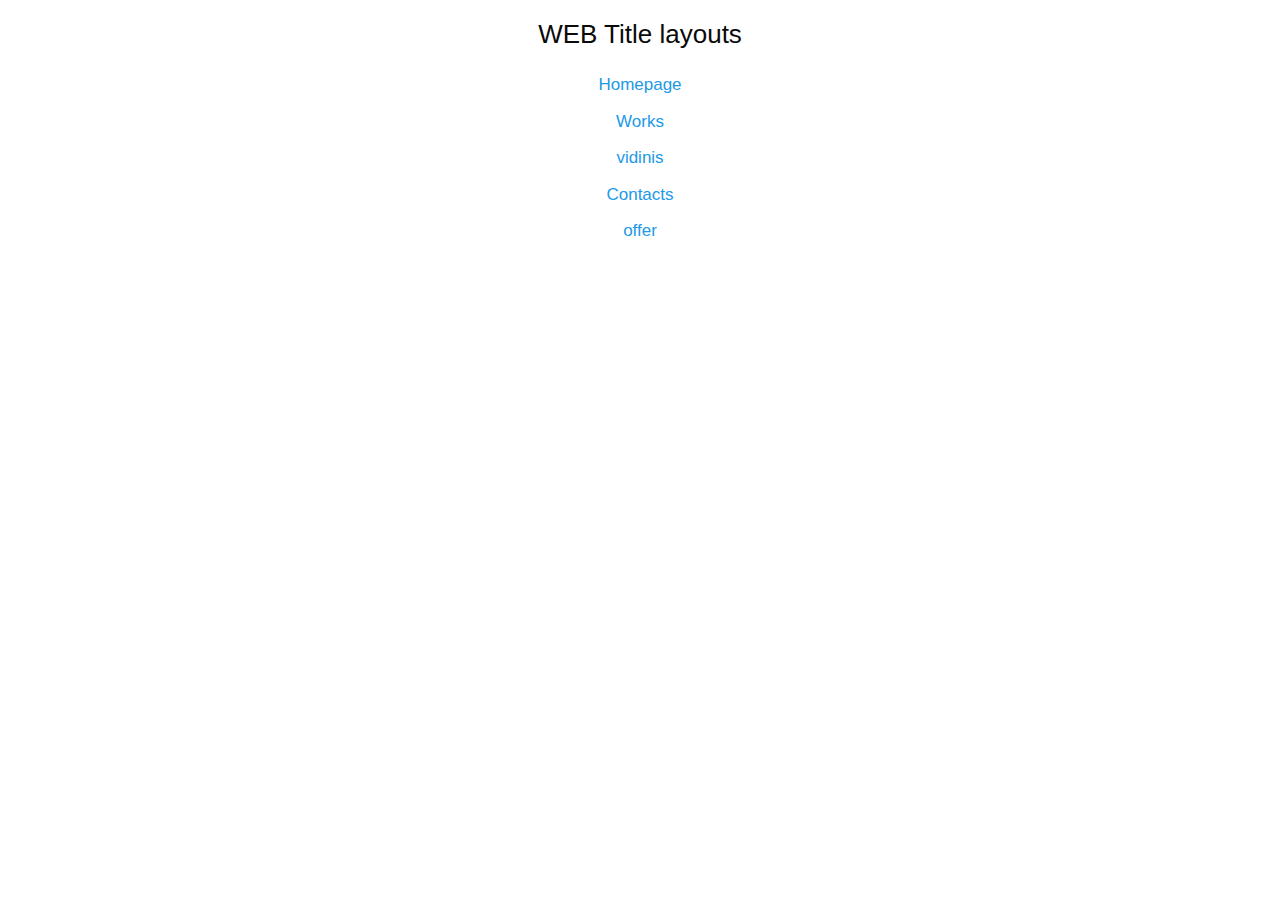
<file: index.html>
<!DOCTYPE html>
<html class="no-js" lang="en">
    <head>
        <meta charset="utf-8" />
        <meta http-equiv="x-ua-compatible" content="ie=edge">
        <meta name="viewport" content="width=device-width, initial-scale=1.0" />
        <title>Title</title>
        <link rel="stylesheet" href="css/foundation.min.css" />
        <link rel="stylesheet" href="css/jquery.fancybox.css" />
        <link rel="stylesheet" href="css/style.css" />
        <link rel="shortcut icon" href="favicon.ico">
        <link href='https://fonts.googleapis.com/css?family=Open+Sans:400,300,600,700&subset=latin,latin-ext' rel='stylesheet' type='text/css'>
    </head>
    <body>


        <div class="row">
            <div class="small-12 columns layouts-title text-center">
                WEB Title layouts
            </div>
            <div class="small-12 columns layouts text-center">
                <ul>
                    <li><a href="https://raikkonen49.github.io/UGAS/home.html">Homepage</a></li>
                    <li><a href="https://raikkonen49.github.io/UGAS/works.html">Works</a></li>
                    <li><a href="https://raikkonen49.github.io/UGAS/vidinis.html">vidinis</a></li>
                    <li><a href="https://raikkonen49.github.io/UGAS/contacts.html">Contacts</a></li>
                    <li><a href="https://raikkonen49.github.io/UGAS/offer.html">offer</a></li>
                </ul>
            </div>
        </div>


        <!-- <a class="fancybox" rel="fancyboxgroup" href="img/img.png"><img src="img/img.png"></a> -->

        <script src="js/vendor/jquery.min.js"></script>
        <script src="js/vendor/what-input.min.js"></script>
        <script src="js/foundation.min.js"></script>
        <script src="js/jquery.fancybox.pack.js"></script>
        <script src="js/main.js"></script>
    </body>
</html>
</file>
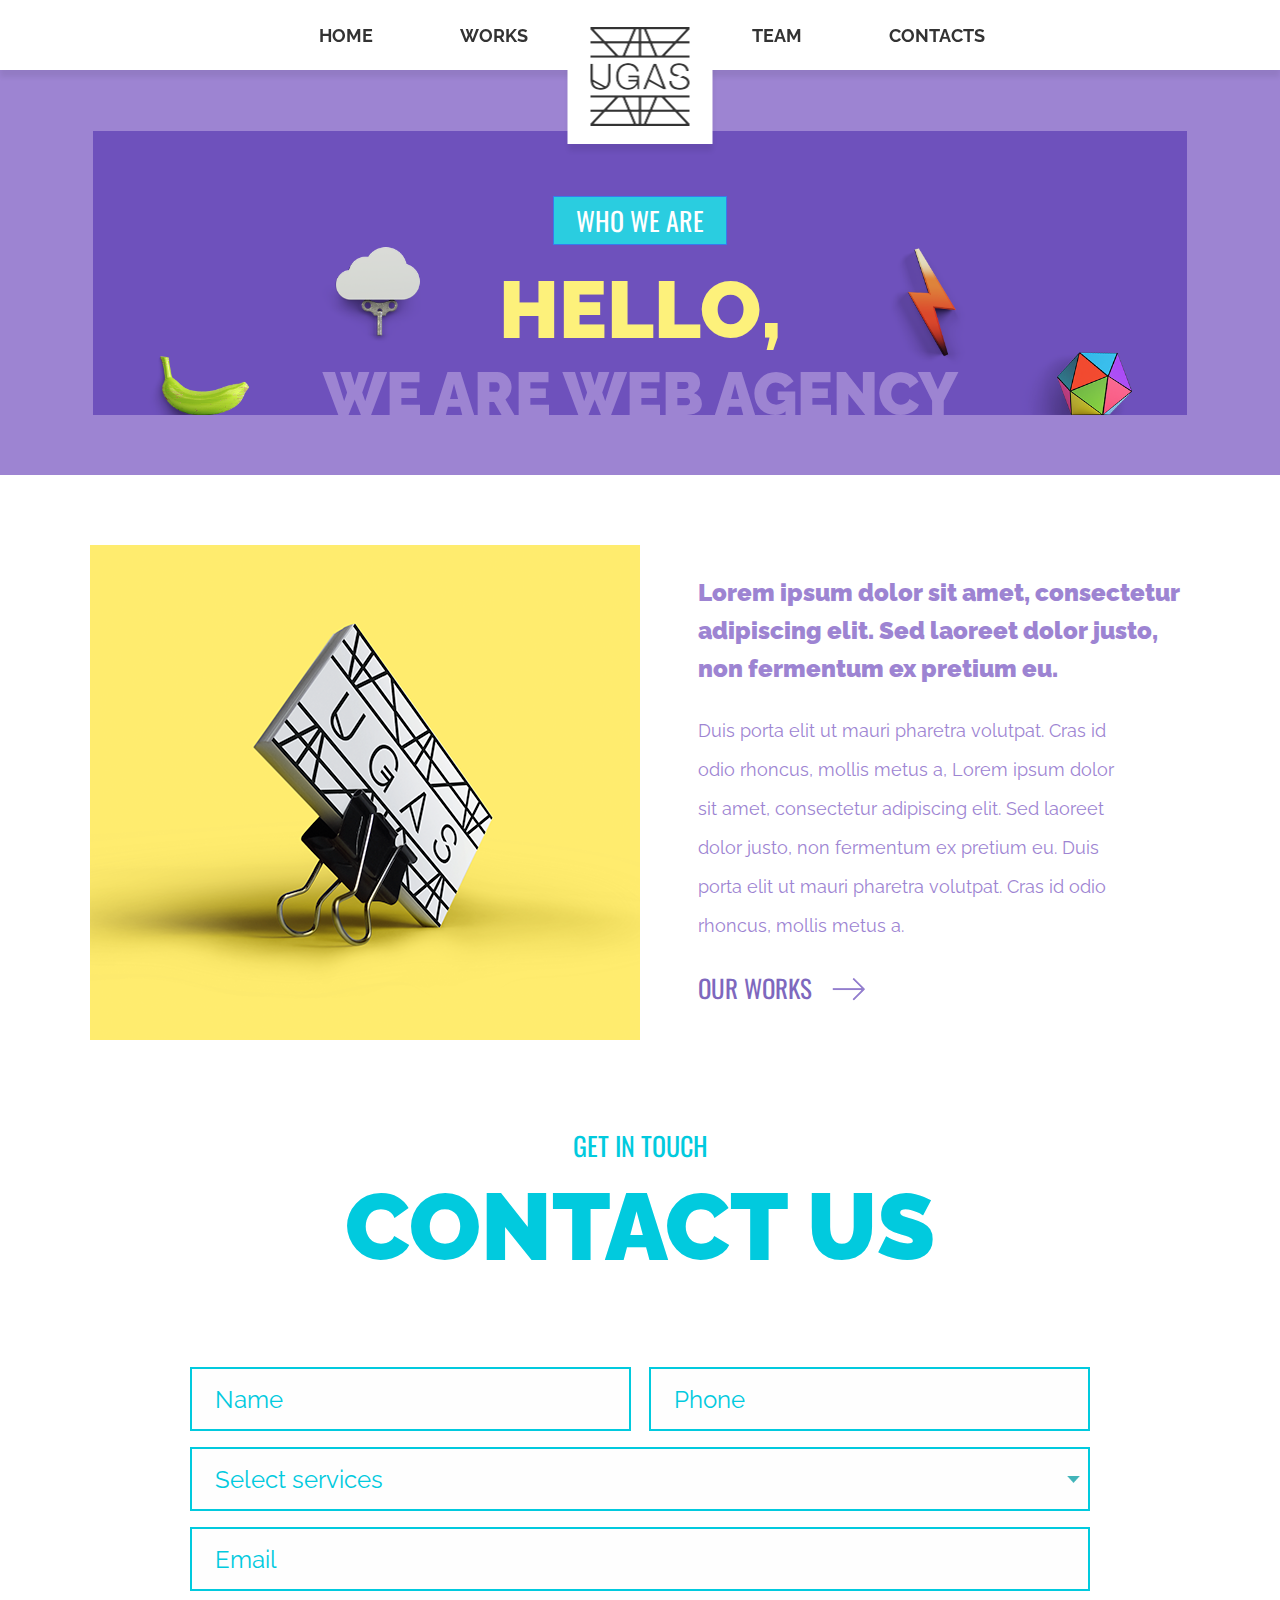
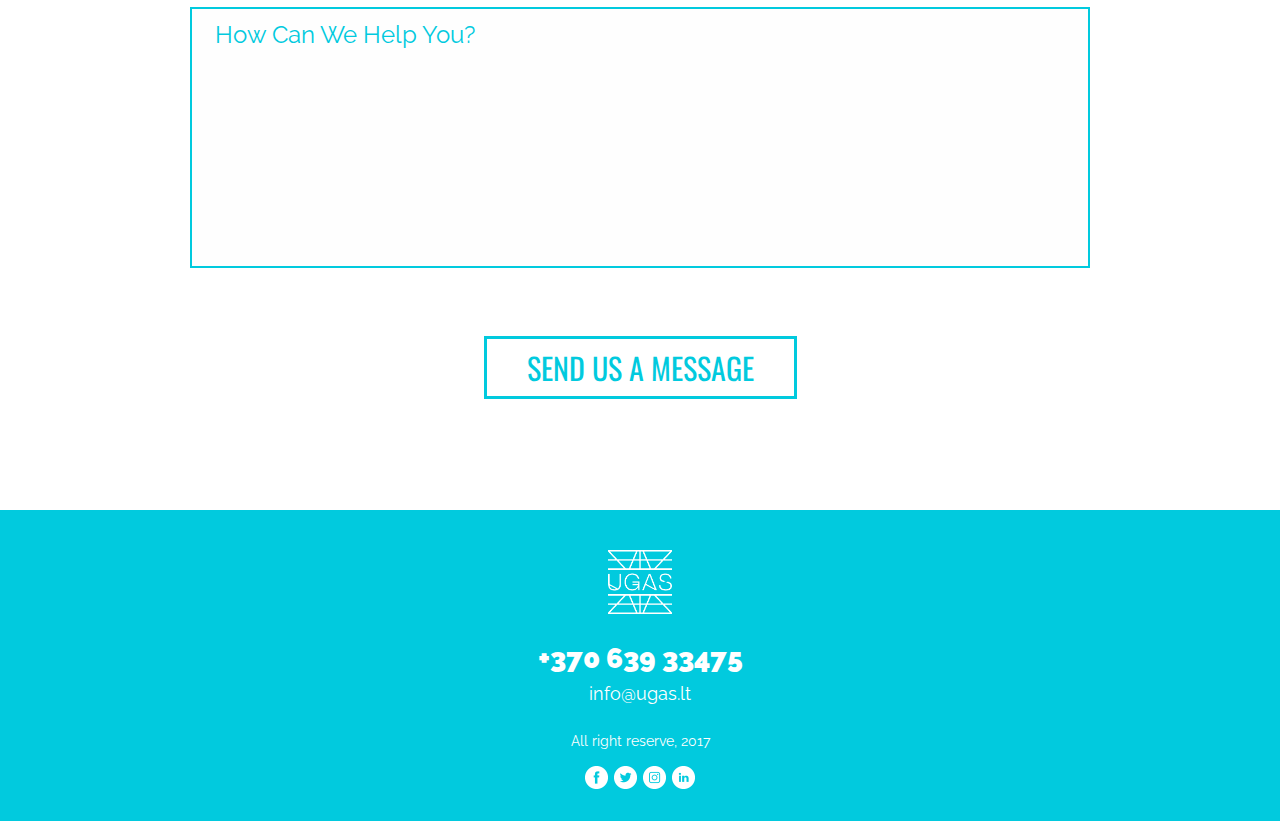
<file: about.html>
<!DOCTYPE html>
<html class="no-js" lang="en">
    <head>
        <meta charset="utf-8" />
        <meta http-equiv="x-ua-compatible" content="ie=edge">
        <meta name="viewport" content="width=device-width, initial-scale=1.0" />
        <title>About</title>
        <link rel="stylesheet" href="css/foundation.min.css" />
        <link rel="stylesheet" href="css/motion-ui.min.css" />
        <link rel="stylesheet" href="css/jquery.fancybox.css" />
        <link rel="stylesheet" href="css/style.css" />
        <link rel="shortcut icon" href="favicon.ico">
        <link href="https://fonts.googleapis.com/css?family=Raleway:400,500,700,900&amp;subset=latin-ext" rel="stylesheet">
        <link href="https://fonts.googleapis.com/css?family=Oswald&amp;subset=latin-ext" rel="stylesheet">
    </head>
    <body>
        <div class="nav nav-hold">
            <div class="small-5 medium-5 large-5 columns nopad nav-left">
                <ul>
                    <li><a href="#">home</a></li>
                    <li><a href="#">works</a></li>
                </ul>
            </div>
            <div class="small-2 medium-2 large-2 columns nopad logo">
                <a href="#"><img src="img/logo-ugas.png"></a>
            </div>
            <div class="small-5 medium-5 large-5 columns nopad nav-right">
                <ul>
                    <li><a href="#">team</a></li>
                    <li><a href="#">contacts</a></li>
                </ul>
            </div>
        </div>

        <div class="mob-nav-block nav-hold">
            <div class="small-6 columns logo-mob nopad">
                <a href="#"><img src="img/logo-ugas.png"></a>
            </div>
            <div class="small-6 columns text-right trigger">
                <div class="hamburger hamburger--collapse">
                    <div class="hamburger-box">
                        <div class="hamburger-inner"></div>
                    </div>
                </div>
            </div>
            <div class="small-12 columns mob-nav">
                <ul>
                    <li><a href="#">home</a></li>
                    <li><a href="#">works</a></li>
                    <li><a href="#">team</a></li>
                    <li><a href="#">contacts</a></li>
                </ul>
            </div>
        </div>

        <div class="greeting-block">
            <div class="small-12 columns text-center question">
                <span>who we are</span>
            </div>
            <div class="small-12 columns text-center greeting">
                hello,
                <span>we are web agency</span>
            </div>
        </div>

        <div class="row row-md">
            <div class="small-12 columns nopad about-block">
                <div class="small-12 medium-6 large-6 columns nopad text-center about-left">
                    <img src="img/ugas-p.png">
                </div>
                <div class="small-12 medium-6 large-6 columns nopadright about-right">
                    <div class="small-12 columns nopad entry">
                        <h3>Lorem ipsum dolor sit amet, consectetur adipiscing elit. Sed laoreet dolor justo, non fermentum ex pretium eu.</h3>
                        <p>Duis porta elit ut mauri pharetra volutpat. Cras id odio rhoncus, mollis metus a, Lorem ipsum dolor sit amet, consectetur adipiscing elit. Sed laoreet dolor justo, non fermentum ex pretium eu. Duis porta elit ut mauri pharetra volutpat. Cras id odio rhoncus, mollis metus a.</p>
                    </div>
                    <!-- <div class="small-12 columns nopad about-title">
                        Lorem ipsum dolor sit amet, consectetur adipiscing elit. Sed laoreet dolor justo, non fermentum ex pretium eu.
                    </div>
                    <div class="small-12 columns nopadleft about-text">
                        Duis porta elit ut mauri pharetra volutpat. Cras id odio rhoncus, mollis metus a, Lorem ipsum dolor sit amet, consectetur adipiscing elit. Sed laoreet dolor justo, non fermentum ex pretium eu. Duis porta elit ut mauri pharetra volutpat. Cras id odio rhoncus, mollis metus a.
                    </div> -->
                    <div class="small-12 columns nopad">
                        <a class="btn-works" href="#">our works</a>
                    </div>
                </div>
            </div>
        </div>

        <div class="row row-sm">
            <div class="small-12 columns text-center section-title">
                <span>get in touch</span>
                contact us
            </div>
            <div class="small-12 columns message-block">
                <div class="small-12 medium-6 large-6 columns nopadleft left-side-input">
                    <input type="text" placeholder="Name">
                </div>
                <div class="small-12 medium-6 large-6 columns nopadright right-side-input">
                    <input type="text" placeholder="Phone">
                </div>
                <div class="small-12 columns nopad">
                    <select>
                        <option>Select services</option>
                        <option>...</option>
                    </select>
                </div>
                <div class="small-12 columns nopad">
                    <input type="text" placeholder="Email">
                </div>
                <div class="small-12 columns nopad">
                    <textarea placeholder="How Can We Help You?"></textarea>
                </div>
                <div class="small-12 columns text-center">
                    <button class="btn btn-green" type="submit">send us a message</button>
                </div>
            </div>
        </div>
        <div class="bg-green">
            <div class="row row-sm">
                <div class="small-12 columns text-center footer">
                    <div class="small-12 columns footer-logo">
                        <img src="img/logo-white.png">
                    </div>
                    <div class="small-12 columns footer-contacts">
                        +370 639 33475
                        <span>info@ugas.lt</span>
                    </div>
                    <div class="small-12 columns copyright">
                        All right reserve, 2017
                    </div>
                    <div class="small-12 columns social">
                        <ul>
                            <li><a class="sprite sprite-facebook" href="#"></a></li>
                            <li><a class="sprite sprite-twitter" href="#"></a></li>
                            <li><a class="sprite sprite-instagram" href="#"></a></li>
                            <li><a class="sprite sprite-linkedin" href="#"></a></li>
                        </ul>
                    </div>
                </div>
            </div>
        </div>


        <!-- <a class="fancybox" rel="fancyboxgroup" href="img/img.png"><img src="img/img.png"></a> -->

        <script src="js/vendor/jquery.min.js"></script>
        <script src="js/vendor/what-input.min.js"></script>
        <script src="js/foundation.min.js"></script>
        <script src="js/motion-ui.min.js"></script>
        <script src="js/jquery.fancybox.pack.js"></script>
        <script src="js/main.js"></script>
    </body>
</html>
</file>
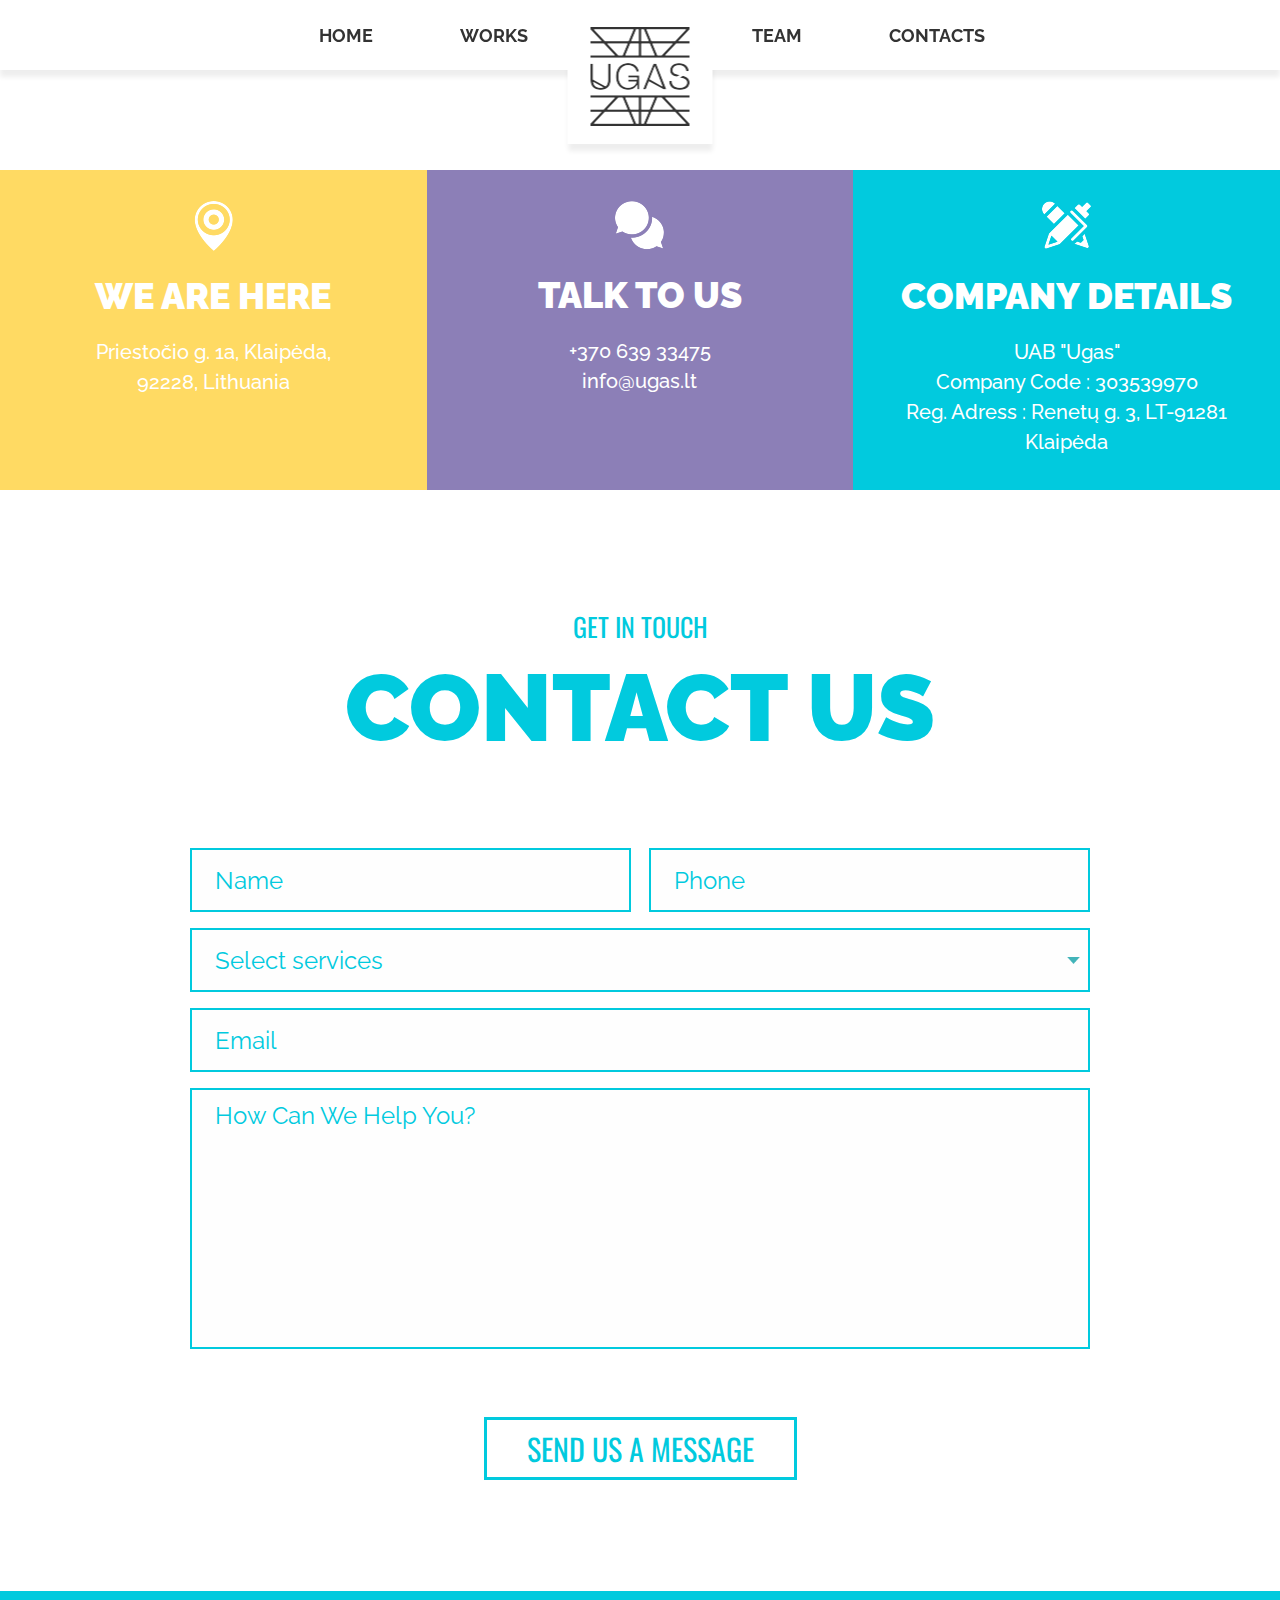
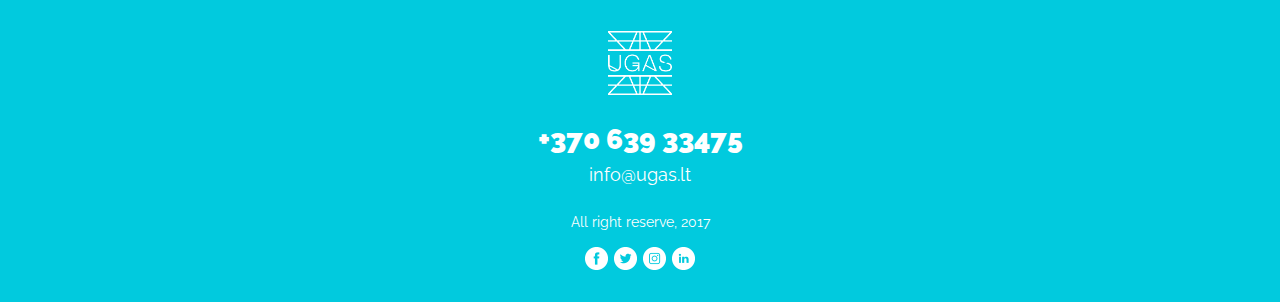
<file: contacts.html>
<!DOCTYPE html>
<html class="no-js" lang="en">
    <head>
        <meta charset="utf-8" />
        <meta http-equiv="x-ua-compatible" content="ie=edge">
        <meta name="viewport" content="width=device-width, initial-scale=1.0" />
        <title>Contacts</title>
        <link rel="stylesheet" href="css/foundation.min.css" />
        <link rel="stylesheet" href="css/motion-ui.min.css" />
        <link rel="stylesheet" href="css/jquery.fancybox.css" />
        <link rel="stylesheet" href="css/style.css" />
        <link rel="shortcut icon" href="favicon.ico">
        <link href="https://fonts.googleapis.com/css?family=Raleway:400,500,700,900&amp;subset=latin-ext" rel="stylesheet">
        <link href="https://fonts.googleapis.com/css?family=Oswald&amp;subset=latin-ext" rel="stylesheet">
    </head>
    <body>
        <div class="nav nav-hold">
            <div class="small-5 medium-5 large-5 columns nopad nav-left">
                <ul>
                    <li><a href="#">home</a></li>
                    <li><a href="#">works</a></li>
                </ul>
            </div>
            <div class="small-2 medium-2 large-2 columns nopad logo">
                <a href="#"><img src="img/logo-ugas.png"></a>
            </div>
            <div class="small-5 medium-5 large-5 columns nopad nav-right">
                <ul>
                    <li><a href="#">team</a></li>
                    <li><a href="#">contacts</a></li>
                </ul>
            </div>
        </div>

        <div class="mob-nav-block nav-hold">
            <div class="small-6 columns logo-mob nopad">
                <a href="#"><img src="img/logo-ugas.png"></a>
            </div>
            <div class="small-6 columns text-right trigger">
                <div class="hamburger hamburger--collapse">
                    <div class="hamburger-box">
                        <div class="hamburger-inner"></div>
                    </div>
                </div>
            </div>
            <div class="small-12 columns mob-nav">
                <ul>
                    <li><a href="#">home</a></li>
                    <li><a href="#">works</a></li>
                    <li><a href="#">team</a></li>
                    <li><a href="#">contacts</a></li>
                </ul>
            </div>
        </div>
        <div data-equalizer class="contacts-info-block text-center">
            <div data-equalizer-watch  class="small-12 medium-4 large-4 columns nopad contacts-item location">
                <div class="small-12 columns nopad contacts-img">
                    <img src="img/pin.png">
                </div>
                <div class="small-12 columns nopad contacts-title">
                    we are here
                </div>
                <div class="small-12 columns nopad contacts-text">
                    Priestočio g. 1a, Klaipėda,<br>
                    92228, Lithuania
                </div>
            </div>
            <div data-equalizer-watch class="small-12 medium-4 large-4 columns nopad contacts-item contacts-info">
                <div class="small-12 columns nopad contacts-img">
                    <img src="img/bubble.png">
                </div>
                <div class="small-12 columns nopad contacts-title">
                    talk to us
                </div>
                <div class="small-12 columns contacts-text">
                    +370 639 33475<br>
                    info@ugas.lt
                </div>
            </div>
            <div data-equalizer-watch class="small-12 medium-4 large-4 columns nopad contacts-item company-details">
                <div class="small-12 columns nopad contacts-img">
                    <img src="img/pan.png">
                </div>
                <div class="small-12 columns nopad contacts-title">
                    company details
                </div>
                <div class="small-12 columns nopad contacts-text">
                    UAB "Ugas"<br>
                    Company Code : 303539970<br>
                    Reg. Adress : Renetų g. 3, LT-91281 Klaipėda
                </div>
            </div>
        </div>

        <div class="row row-sm">
            <div class="small-12 columns text-center section-title">
                <span>get in touch</span>
                contact us
            </div>
            <div class="small-12 columns message-block">
                <div class="small-12 medium-6 large-6 columns nopadleft left-side-input">
                    <input type="text" placeholder="Name">
                </div>
                <div class="small-12 medium-6 large-6 columns nopadright right-side-input">
                    <input type="text" placeholder="Phone">
                </div>
                <div class="small-12 columns nopad">
                    <select>
                        <option>Select services</option>
                        <option>...</option>
                    </select>
                </div>
                <div class="small-12 columns nopad">
                    <input type="text" placeholder="Email">
                </div>
                <div class="small-12 columns nopad">
                    <textarea placeholder="How Can We Help You?"></textarea>
                </div>
                <div class="small-12 columns text-center">
                    <button class="btn btn-green" type="submit">send us a message</button>
                </div>
            </div>
        </div>

        <div class="bg-green">
            <div class="row row-sm">
                <div class="small-12 columns text-center footer">
                    <div class="small-12 columns footer-logo">
                        <img src="img/logo-white.png">
                    </div>
                    <div class="small-12 columns footer-contacts">
                        +370 639 33475
                        <span>info@ugas.lt</span>
                    </div>
                    <div class="small-12 columns copyright">
                        All right reserve, 2017
                    </div>
                    <div class="small-12 columns social">
                        <ul>
                            <li><a class="sprite sprite-facebook" href="#"></a></li>
                            <li><a class="sprite sprite-twitter" href="#"></a></li>
                            <li><a class="sprite sprite-instagram" href="#"></a></li>
                            <li><a class="sprite sprite-linkedin" href="#"></a></li>
                        </ul>
                    </div>
                </div>
            </div>
        </div>


        <!-- <a class="fancybox" rel="fancyboxgroup" href="img/img.png"><img src="img/img.png"></a> -->

        <script src="js/vendor/jquery.min.js"></script>
        <script src="js/vendor/what-input.min.js"></script>
        <script src="js/foundation.min.js"></script>
        <script src="js/motion-ui.min.js"></script>
        <script src="js/jquery.fancybox.pack.js"></script>
        <script src="js/main.js"></script>
    </body>
</html>
</file>
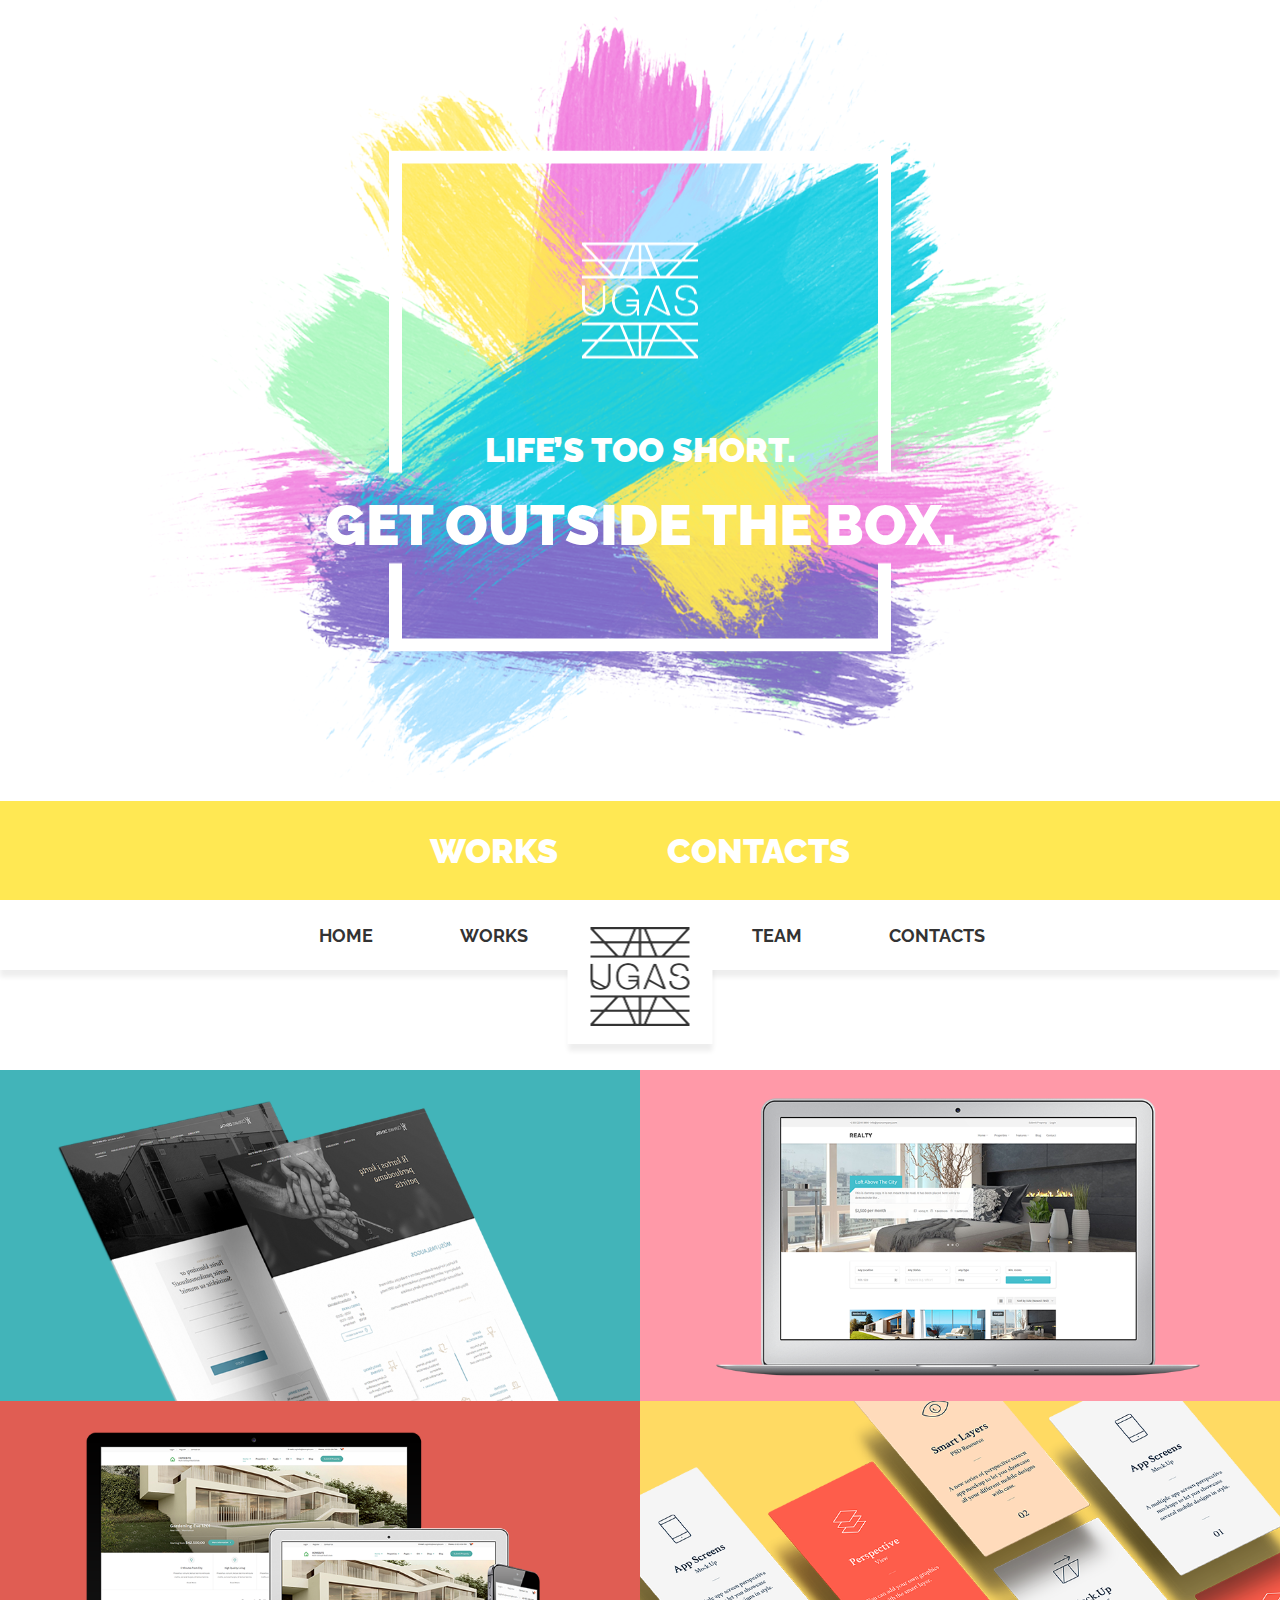
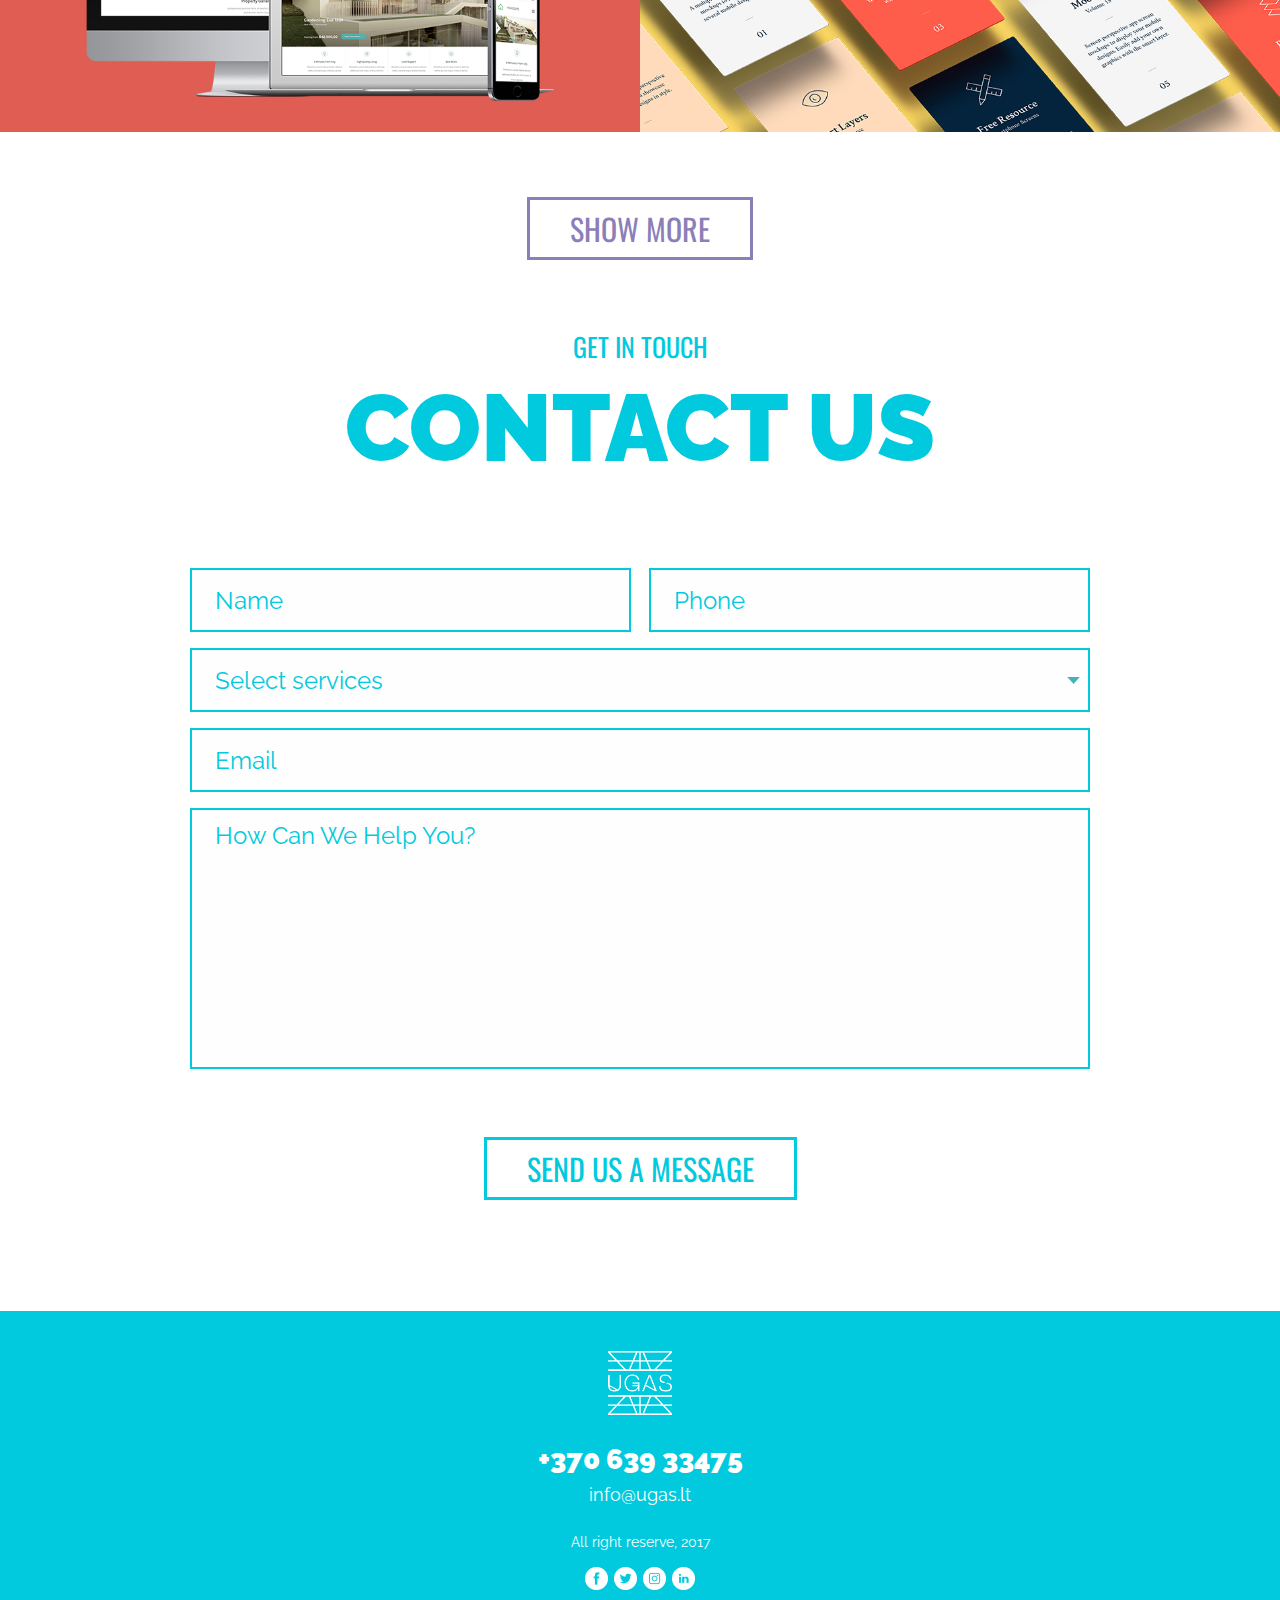
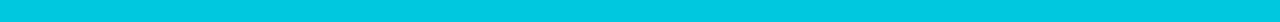
<file: home.html>
<!DOCTYPE html>
<html class="no-js" lang="en">
    <head>
        <meta charset="utf-8" />
        <meta http-equiv="x-ua-compatible" content="ie=edge">
        <meta name="viewport" content="width=device-width, initial-scale=1.0" />
        <title>Title</title>
        <link rel="stylesheet" href="css/foundation.min.css" />
        <link rel="stylesheet" href="css/motion-ui.min.css" />
        <link rel="stylesheet" href="css/jquery.fancybox.css" />
        <link rel="stylesheet" href="css/style.css" />
        <link rel="shortcut icon" href="favicon.ico">
        <link href="https://fonts.googleapis.com/css?family=Raleway:400,500,700,900&amp;subset=latin-ext" rel="stylesheet">
        <link href="https://fonts.googleapis.com/css?family=Oswald&amp;subset=latin-ext" rel="stylesheet">
    </head>
    <body>
        <div class="intro" style="background:url(img/bg-ugas.png) no-repeat center center">
            <div class="slogan-wrap">
                <div class="slogan text-center">
                    <img src="img/logo-white.png">
                    <span>Life’s too short.</span>
                    get outside the box.
                </div>
            </div>
        </div>

        <div class="small-12 columns web-info text-center">
            <ul>
                <li><a href="#works">works</a></li>
                <li><a href="#contacts">contacts</a></li>
            </ul>
        </div>
        <div class="nav">
            <div class="small-5 medium-5 large-5 columns nopad nav-left">
                <ul>
                    <li><a href="#">home</a></li>
                    <li><a href="#">works</a></li>
                </ul>
            </div>
            <div class="small-2 medium-2 large-2 columns nopad logo">
                <a href="#"><img src="img/logo-ugas.png"></a>
            </div>
            <div class="small-5 medium-5 large-5 columns nopad nav-right">
                <ul>
                    <li><a href="#">team</a></li>
                    <li><a href="#">contacts</a></li>
                </ul>
            </div>
        </div>

        <div class="mob-nav-block">
            <div class="small-6 columns logo-mob nopad">
                <a href="#"><img src="img/logo-ugas.png"></a>
            </div>
            <div class="small-6 columns text-right trigger">
                <div class="hamburger hamburger--collapse">
                    <div class="hamburger-box">
                        <div class="hamburger-inner"></div>
                    </div>
                </div>
            </div>
            <div class="small-12 columns mob-nav">
                <ul>
                    <li><a href="#">home</a></li>
                    <li><a href="#">works</a></li>
                    <li><a href="#">team</a></li>
                    <li><a href="#">contacts</a></li>
                </ul>
            </div>
        </div>

        <div class="works-block text-center" id="works">
            <div class="small-12 medium-12 large-6 columns nopad works" style="background:url(img/w-1.png) no-repeat center center">
                <a href="#">
                    <div class="works-item">
                        <h2>nordtax</h2>
                        <h3>Programing & Design</h3>
                        <p>Lorem ipsum dolor sit amet, consectetur adipiscing elit. Sed laoreet dolor justo, non fermentum ex pretium eu. Duis porta elit ut mauris pharetra volutpat. Cras id odio rhoncus, mollis metus</p>
                        <span>more</span>
                    </div>
                </a>
            </div>
            <div class="small-12 medium-12 large-6 columns nopad works" style="background:url(img/w-2.png) no-repeat center center">
                <a href="#">
                <div class="works-item">
                    <h2>nordtax</h2>
                    <h3>Programing & Design</h3>
                    <p>Lorem ipsum dolor sit amet, consectetur adipiscing elit. Sed laoreet dolor justo, non fermentum ex pretium eu. Duis porta elit ut mauris pharetra volutpat. Cras id odio rhoncus, mollis metus</p>
                    <span>more</span>
                </div>
                </a>
            </div>
            <div class="small-12 medium-12 large-6 columns nopad works" style="background:url(img/w-3.png) no-repeat center center">
                <a href="#">
                <div class="works-item">
                    <h2>nordtax</h2>
                    <h3>Programing & Design</h3>
                    <p>Lorem ipsum dolor sit amet, consectetur adipiscing elit. Sed laoreet dolor justo, non fermentum ex pretium eu. Duis porta elit ut mauris pharetra volutpat. Cras id odio rhoncus, mollis metus</p>
                    <span>more</span>
                </div>
                </a>
            </div>
            <div class="small-12 medium-12 large-6 columns nopad works" style="background:url(img/w-4.png) no-repeat center center">
                <a href="#">
                <div class="works-item">
                    <h2>nordtax</h2>
                    <h3>Programing & Design</h3>
                    <p>Lorem ipsum dolor sit amet, consectetur adipiscing elit. Sed laoreet dolor justo, non fermentum ex pretium eu. Duis porta elit ut mauris pharetra volutpat. Cras id odio rhoncus, mollis metus</p>
                    <span>more</span>
                </div>
                </a>
            </div>
            <div class="small-12 columns btn-hold text-center">
                <a class="btn btn-pink" href="#">show more</a>
            </div>
        </div>

        <div class="row row-sm">
            <div class="small-12 columns text-center section-title" id="contacts">
                <span>get in touch</span>
                contact us
            </div>
            <div class="small-12 columns message-block">
                <div class="small-12 medium-6 large-6 columns nopadleft left-side-input">
                    <input type="text" placeholder="Name">
                </div>
                <div class="small-12 medium-6 large-6 columns nopadright right-side-input">
                    <input type="text" placeholder="Phone">
                </div>
                <div class="small-12 columns nopad">
                    <select>
                        <option>Select services</option>
                        <option>...</option>
                    </select>
                </div>
                <div class="small-12 columns nopad">
                    <input type="text" placeholder="Email">
                </div>
                <div class="small-12 columns nopad">
                    <textarea placeholder="How Can We Help You?"></textarea>
                </div>
                <div class="small-12 columns text-center">
                    <button class="btn btn-green" type="submit">send us a message</button>
                </div>
            </div>
        </div>

        <div class="bg-green">
            <div class="row row-sm">
                <div class="small-12 columns text-center footer">
                    <div class="small-12 columns footer-logo">
                        <img src="img/logo-white.png">
                    </div>
                    <div class="small-12 columns footer-contacts">
                        +370 639 33475
                        <span>info@ugas.lt</span>
                    </div>
                    <div class="small-12 columns copyright">
                        All right reserve, 2017
                    </div>
                    <div class="small-12 columns social">
                        <ul>
                            <li><a class="sprite sprite-facebook" href="#"></a></li>
                            <li><a class="sprite sprite-twitter" href="#"></a></li>
                            <li><a class="sprite sprite-instagram" href="#"></a></li>
                            <li><a class="sprite sprite-linkedin" href="#"></a></li>
                        </ul>
                    </div>
                </div>
            </div>
        </div>


        <!-- <a class="fancybox" rel="fancyboxgroup" href="img/img.png"><img src="img/img.png"></a> -->

        <script src="js/vendor/jquery.min.js"></script>
        <script src="js/vendor/what-input.min.js"></script>
        <script src="js/foundation.min.js"></script>
        <script src="js/motion-ui.min.js"></script>
        <script src="js/jquery.fancybox.pack.js"></script>
        <script src="js/main.js"></script>
    </body>
</html>
</file>
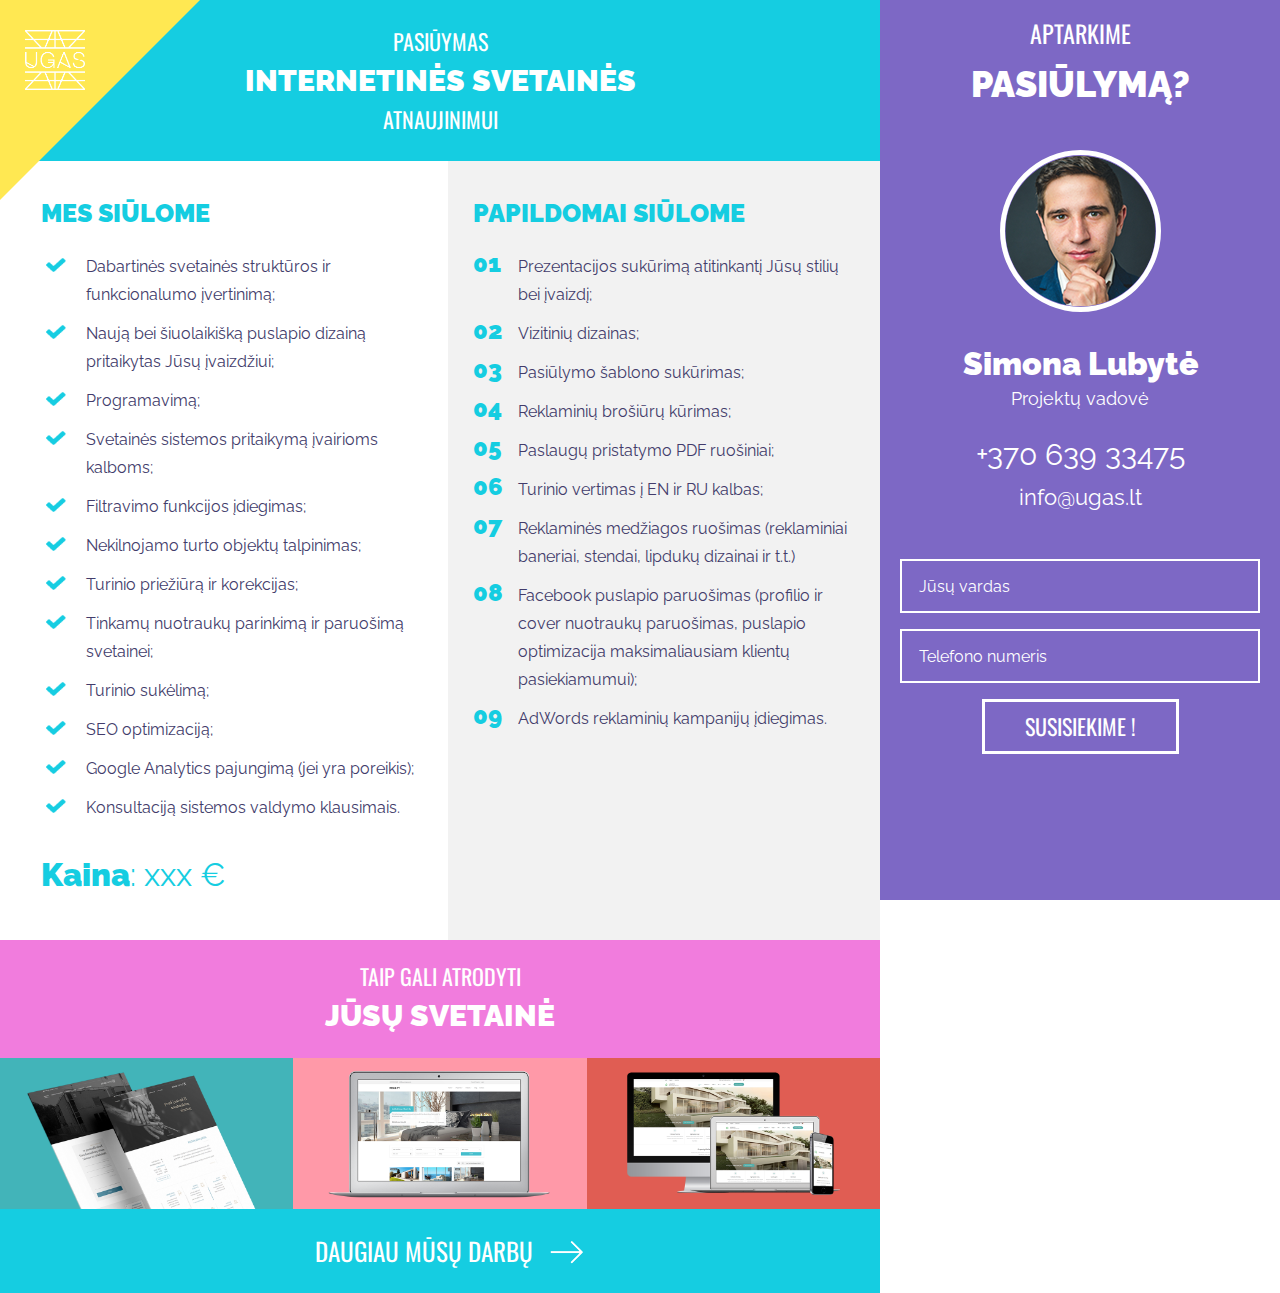
<file: offer.html>
<!DOCTYPE html>
<html class="no-js" lang="en">
    <head>
        <meta charset="utf-8" />
        <meta http-equiv="x-ua-compatible" content="ie=edge">
        <meta name="viewport" content="width=device-width, initial-scale=1.0" />
        <title>offer</title>
        <link rel="stylesheet" href="css/foundation.min.css" />
        <link rel="stylesheet" href="css/motion-ui.min.css" />
        <link rel="stylesheet" href="css/jquery.fancybox.css" />
        <link rel="stylesheet" href="css/style.css" />
        <link rel="stylesheet" href="css/offer.css" />
        <link rel="shortcut icon" href="favicon.ico">
        <link href="https://fonts.googleapis.com/css?family=Raleway:400,500,700,900&amp;subset=latin-ext" rel="stylesheet">
        <link href="https://fonts.googleapis.com/css?family=Oswald&amp;subset=latin-ext" rel="stylesheet">
    </head>
    <body>
        <div class="reveal popupform" id="exampleModal1" data-reveal>
            <div class="small-12 columns nopad text-center form-title">
                Aptarkime
                <span>pasiūlymą?</span>
            </div>
            <div class="small-12 columns text-center form-img">
                <img src="img/e-22.png">
            </div>
            <div class="small-12 columns nopad text-center person-name">
                <span>Simona Lubytė</span>
                Projektų vadovė
            </div>
            <div class="small-12 columns nopad text-center person-contacts">
                <span>+370 639 33475</span>
                info@ugas.lt
            </div>
            <div class="small-12 columns nopad text-center form">
                <input type="text" placeholder="Jūsų vardas">
                <input type="text" placeholder="Telefono numeris">
                <button class="btn violet" type="submit">susisiekime !</button>
            </div>
            <button class="close-button" data-close aria-label="Close modal" type="button"></button>
        </div>
        <span class="open-btn" data-open="exampleModal1">aptarkime pasiūlymą?</span>
        <a class="offer-logo" href="#"><img src="img/logo-white.png"></a>
        <div class="offer-left">
            <div class="small-12 columns offer-top cont-title text-center">
                Pasiūymas
                <span>internetinės svetainės</span>
                atnaujinimui
            </div>
            <div class="small-12 columns nopadright list-block" data-equalizer>
                <div class="small-12 medium-6 large-6 columns list-item" data-equalizer-watch>
                    <div class="small-12 columns nopad list-title">
                        mes siūlome
                    </div>
                    <div class="small-12 columns nopad list">
                        <ul>
                            <li>Dabartinės svetainės struktūros ir funkcionalumo įvertinimą;</li>
                            <li>Naują bei šiuolaikišką puslapio dizainą pritaikytas Jūsų įvaizdžiui;</li>
                            <li>Programavimą;</li>
                            <li>Svetainės sistemos pritaikymą įvairioms kalboms;</li>
                            <li>Filtravimo funkcijos įdiegimas;</li>
                            <li>Nekilnojamo turto objektų talpinimas;</li>
                            <li>Turinio priežiūrą ir korekcijas;</li>
                            <li>Tinkamų nuotraukų parinkimą ir  paruošimą svetainei;</li>
                            <li>Turinio sukėlimą;</li>
                            <li>SEO optimizaciją;</li>
                            <li>Google Analytics pajungimą (jei yra poreikis);</li>
                            <li>Konsultaciją sistemos valdymo klausimais.</li>
                        </ul>
                    </div>
                    <div class="small-12 columns nopad offer-price">
                        <span>Kaina</span>: xxx €
                    </div>
                </div>
                <div class="small-12 medium-6 large-6 columns list-item hold" data-equalizer-watch>
                    <div class="small-12 columns nopad list-title">
                        papildomai siūlome
                    </div>
                    <div class="small-12 columns nopad list">
                        <ol>
                            <li>Prezentacijos sukūrimą atitinkantį Jūsų stilių bei įvaizdį;</li>
                            <li>Vizitinių dizainas;</li>
                            <li>Pasiūlymo šablono sukūrimas;</li>
                            <li>Reklaminių brošiūrų kūrimas;</li>
                            <li>Paslaugų pristatymo PDF ruošiniai;</li>
                            <li>Turinio vertimas į EN ir RU kalbas;</li>
                            <li>Reklaminės medžiagos ruošimas (reklaminiai baneriai, stendai, lipdukų dizainai ir t.t.)</li>
                            <li>Facebook puslapio paruošimas (profilio ir cover nuotraukų paruošimas, puslapio optimizacija maksimaliausiam klientų pasiekiamumui);</li>
                            <li>AdWords reklaminių kampanijų įdiegimas.</li>
                        </ol>
                    </div>
                </div>
            </div>
            <div class="small-12 columns bg-pink cont-title hold text-center">
                Taip gali atrodyti
                <span>Jūsų svetainė</span>
            </div>
            <div class="small-12 columns nopad works-block hold">
                <div class="small-12 medium-4 large-4 columns nopad works" style="background:url(img/w-1.png) no-repeat center center">
                    <a href="#">
                        <div class="works-item works-item-hold">
                            <h2>nordtax</h2>
                            <h3>Programing & Design</h3>
                            <p>Lorem ipsum dolor sit amet, consectetur adipiscing elit. Sed laoreet dolor justo, non fermentum ex pretium eu. Duis porta elit ut mauris pharetra</p>
                        </div>
                    </a>
                </div>
                <div class="small-12 medium-4 large-4 columns nopad works" style="background:url(img/w-2.png) no-repeat center center">
                    <a href="#">
                    <div class="works-item works-item-hold">
                        <h2>nordtax</h2>
                        <h3>Programing & Design</h3>
                        <p>Lorem ipsum dolor sit amet, consectetur adipiscing elit. Sed laoreet dolor justo, non fermentum ex pretium eu. Duis porta elit ut mauris pharetra</p>
                    </div>
                    </a>
                </div>
                <div class="small-12 medium-4 large-4 columns nopad works" style="background:url(img/w-3.png) no-repeat center center">
                    <a href="#">
                    <div class="works-item works-item-hold">
                        <h2>nordtax</h2>
                        <h3>Programing & Design</h3>
                        <p>Lorem ipsum dolor sit amet, consectetur adipiscing elit. Sed laoreet dolor justo, non fermentum ex pretium eu. Duis porta elit ut mauris pharetra</p>
                    </div>
                    </a>
                </div>
            </div>
            <div class="small-12 columns nopad text-center more">
                <a href="#">Daugiau mūsų darbų</a>
            </div>
        </div>
        <div class="offer-right">
            <div class="small-12 columns nopad text-center form-title">
                Aptarkime
                <span>pasiūlymą?</span>
            </div>
            <div class="small-12 columns text-center form-img">
                <img src="img/e-22.png">
            </div>
            <div class="small-12 columns nopad text-center person-name">
                <span>Simona Lubytė</span>
                Projektų vadovė
            </div>
            <div class="small-12 columns nopad text-center person-contacts">
                <span>+370 639 33475</span>
                info@ugas.lt
            </div>
            <div class="small-12 columns nopad text-center form">
                <input type="text" placeholder="Jūsų vardas">
                <input type="text" placeholder="Telefono numeris">
                <button class="btn violet" type="submit">susisiekime !</button>
            </div>
        </div>
        <!-- <a class="fancybox" rel="fancyboxgroup" href="img/img.png"><img src="img/img.png"></a> -->

        <script src="js/vendor/jquery.min.js"></script>
        <script src="js/vendor/what-input.min.js"></script>
        <script src="js/foundation.min.js"></script>
        <script src="js/motion-ui.min.js"></script>
        <script src="js/jquery.fancybox.pack.js"></script>
        <script src="js/main.js"></script>
    </body>
</html>
</file>
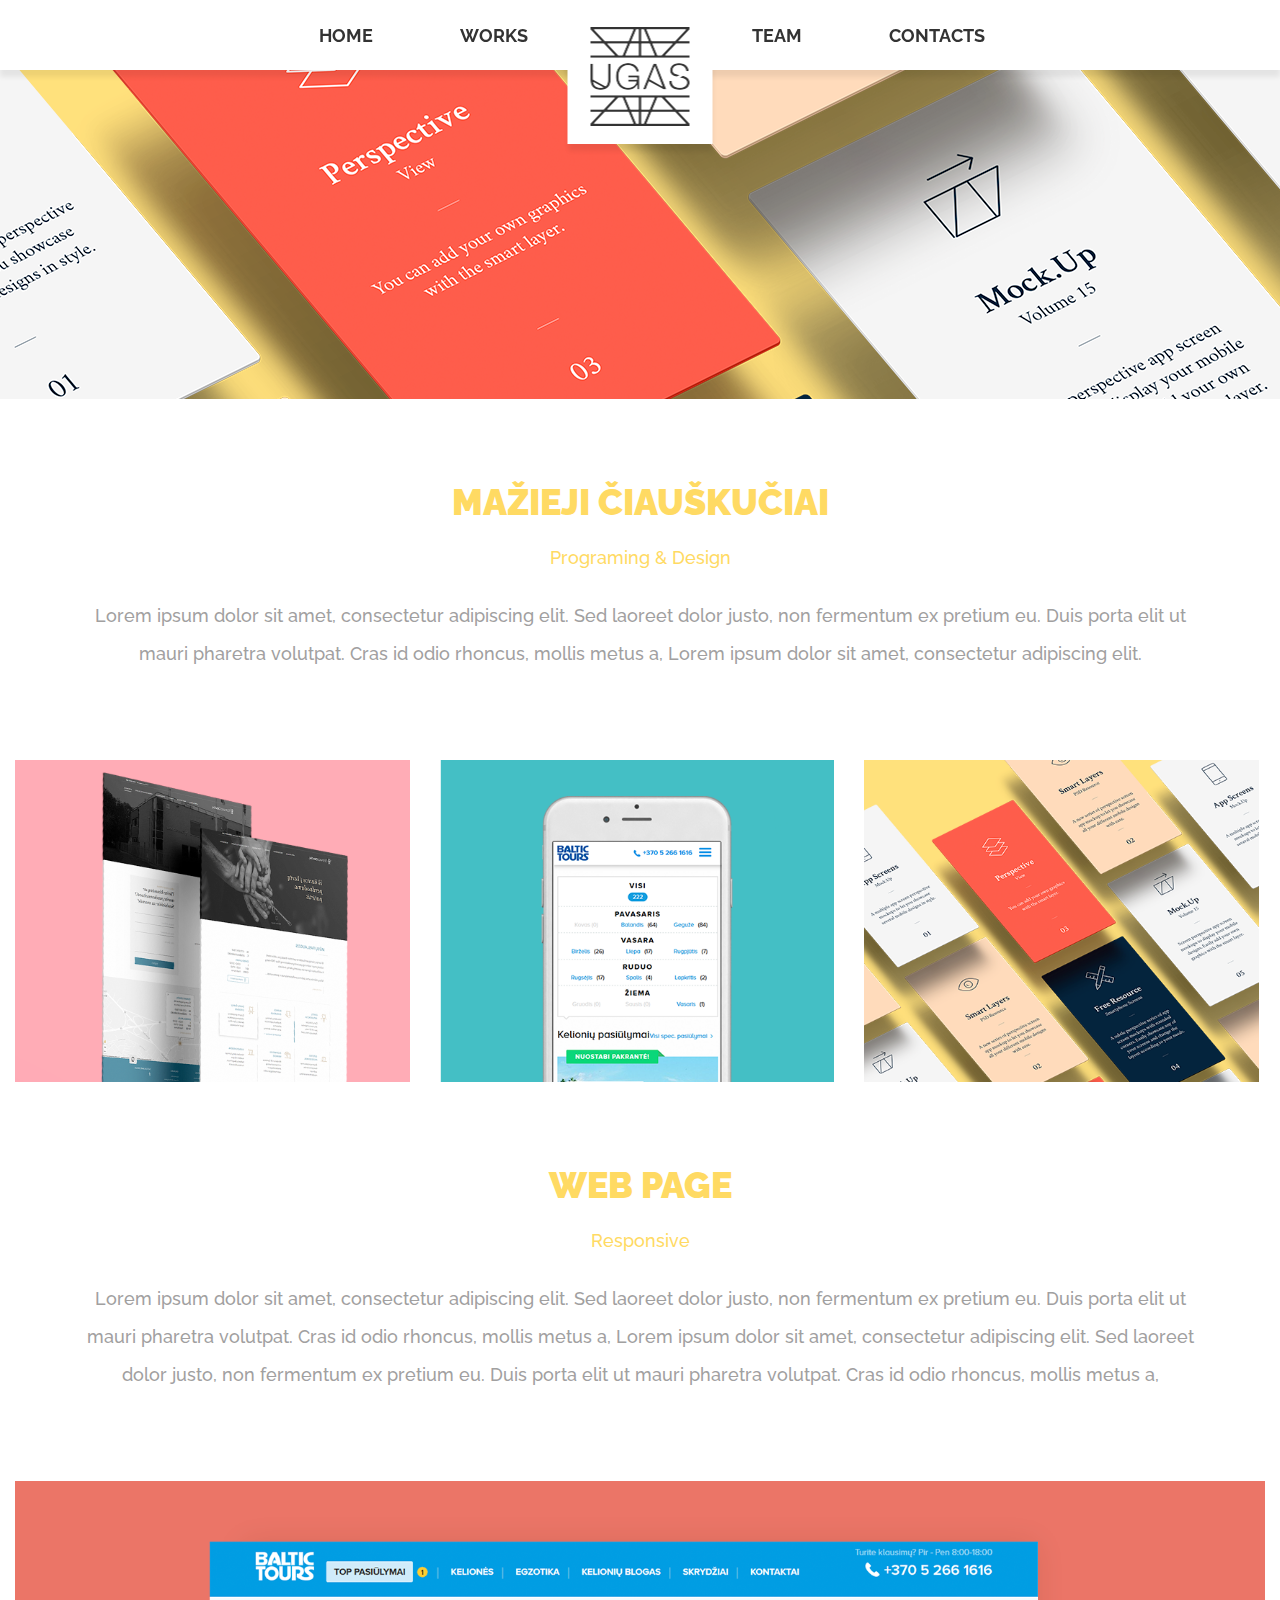
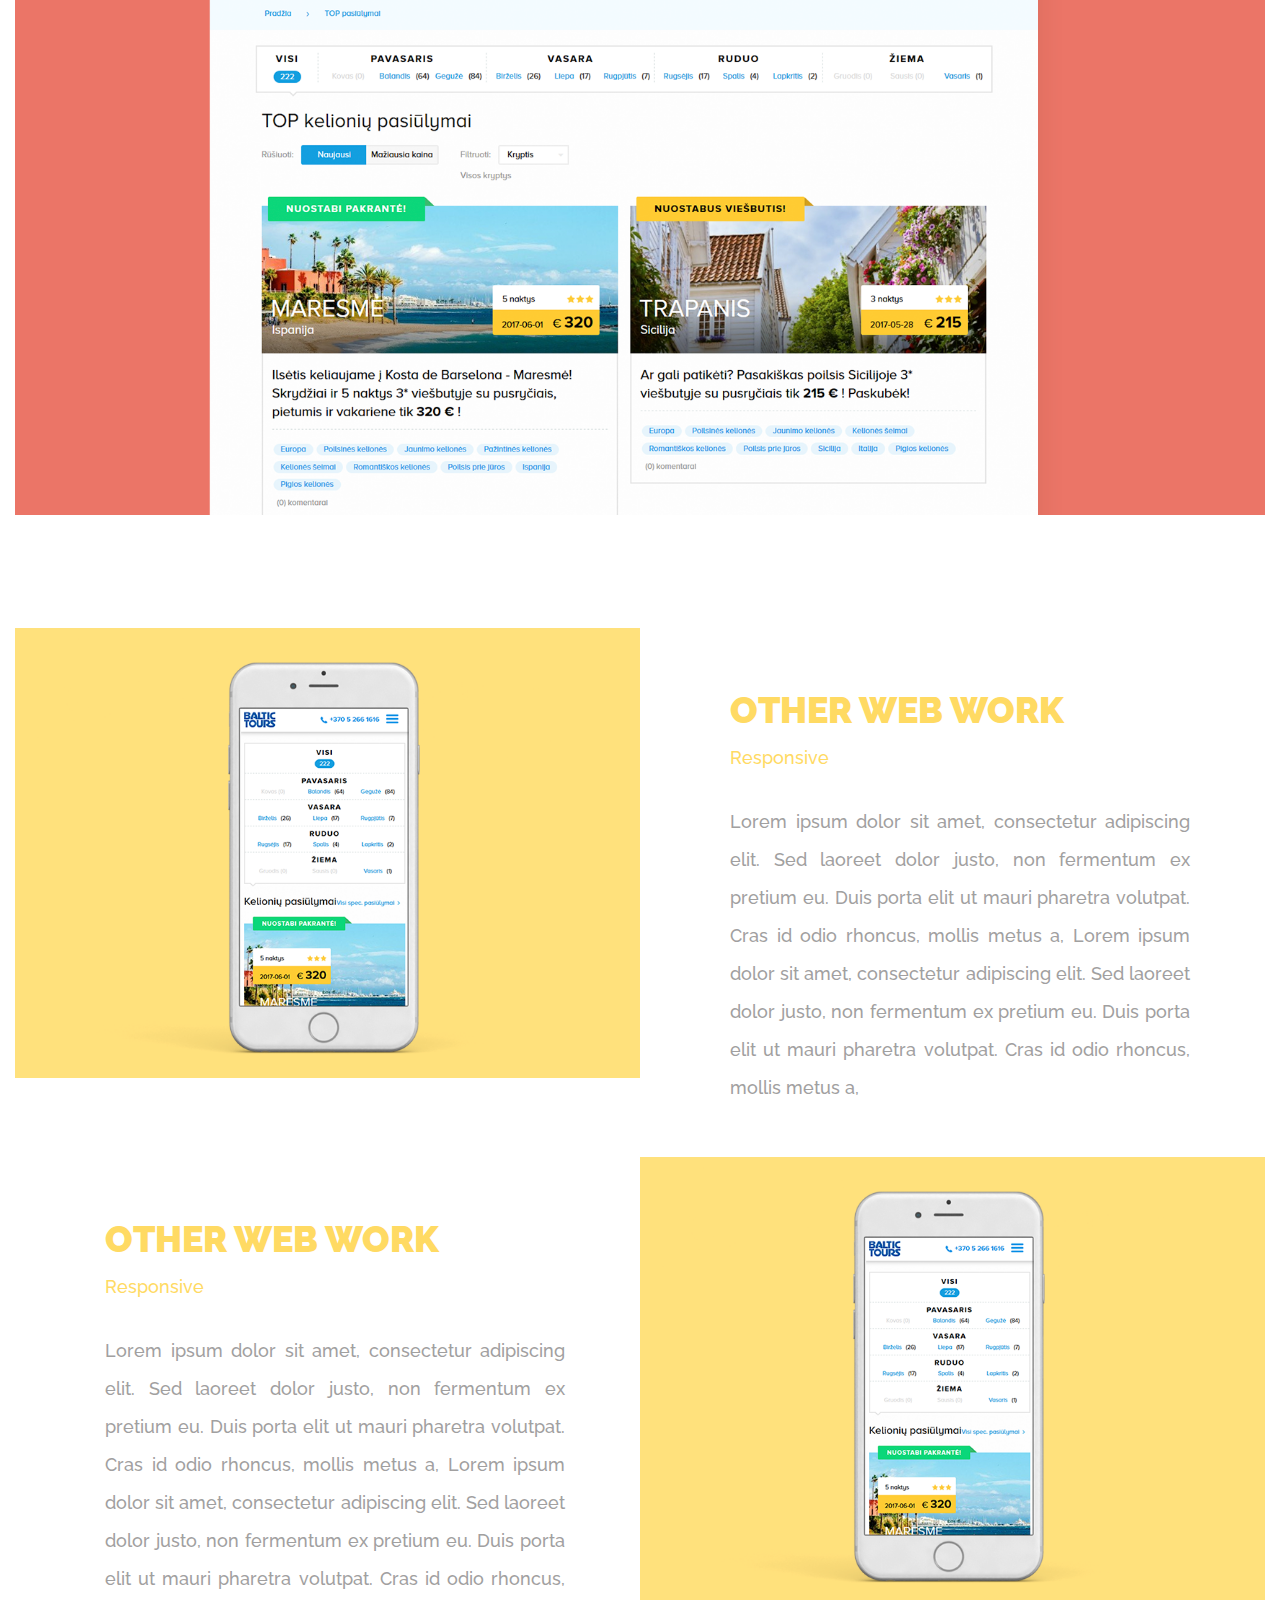
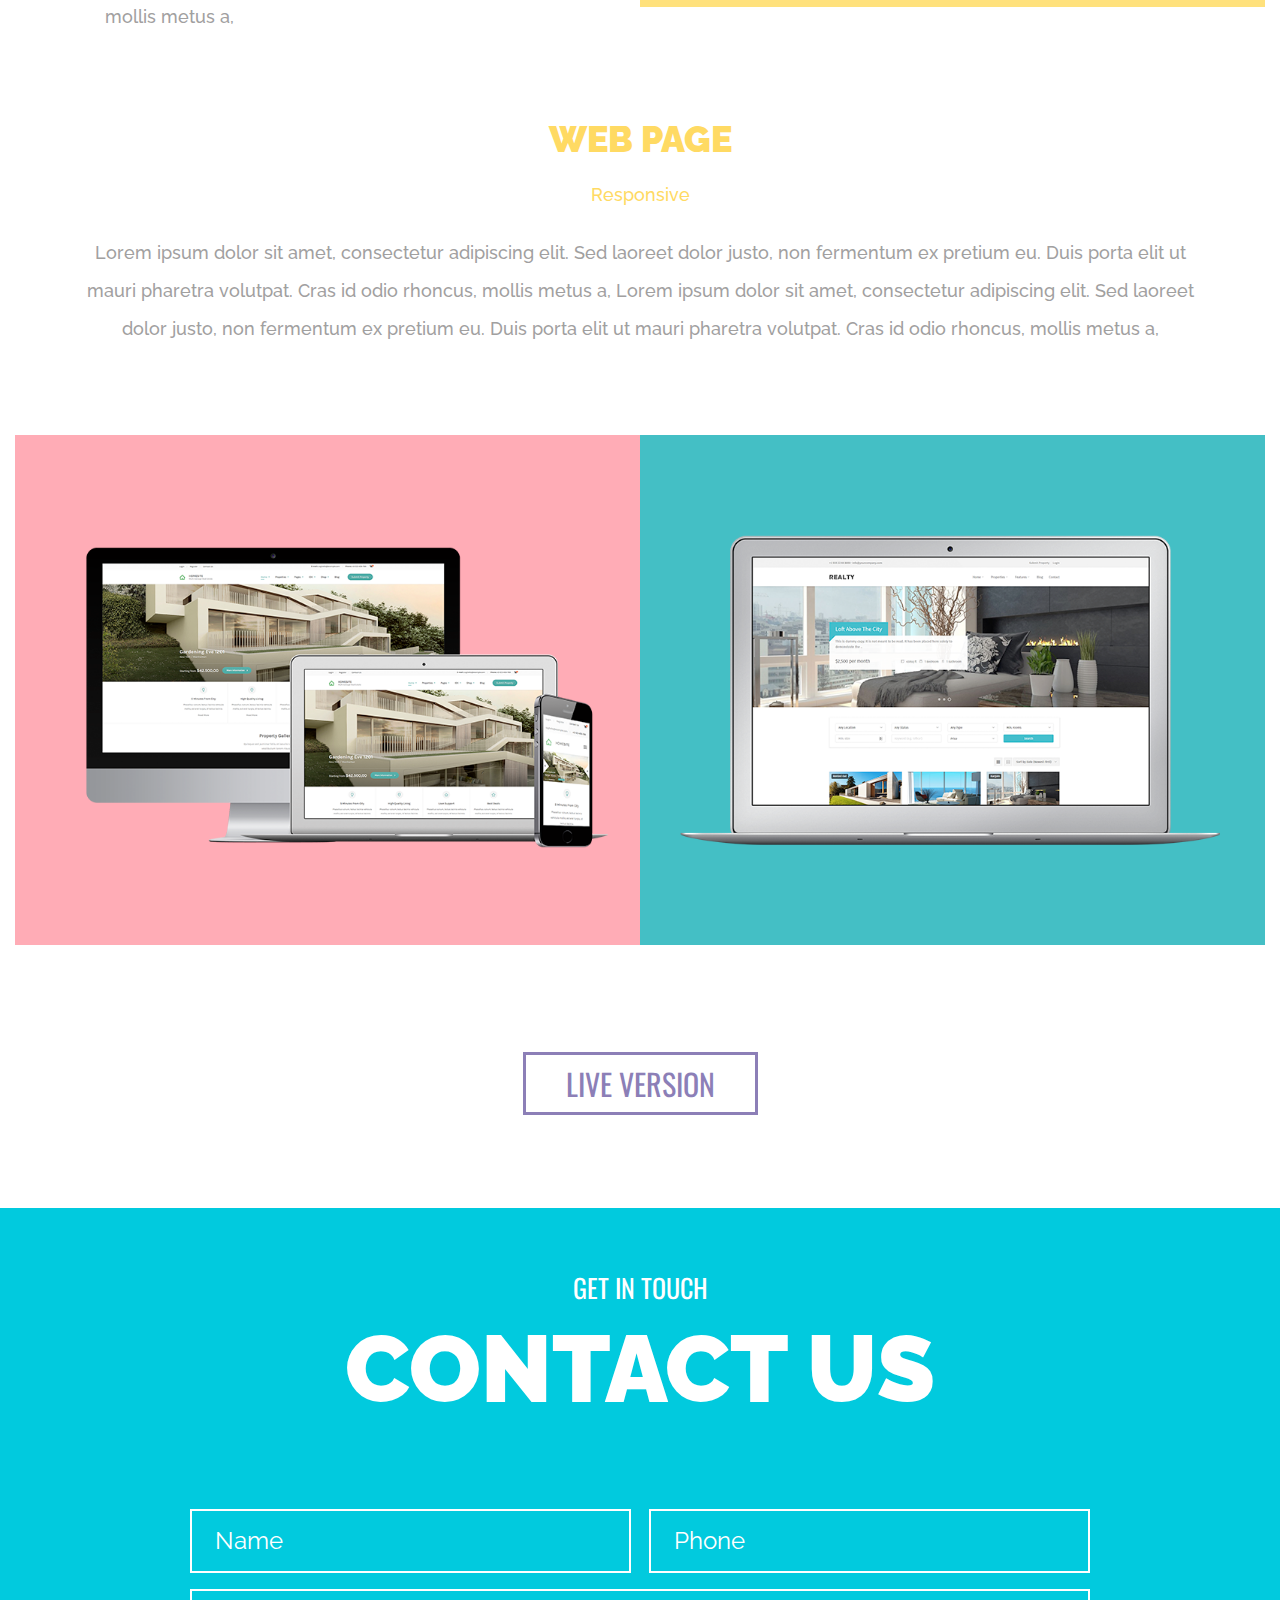
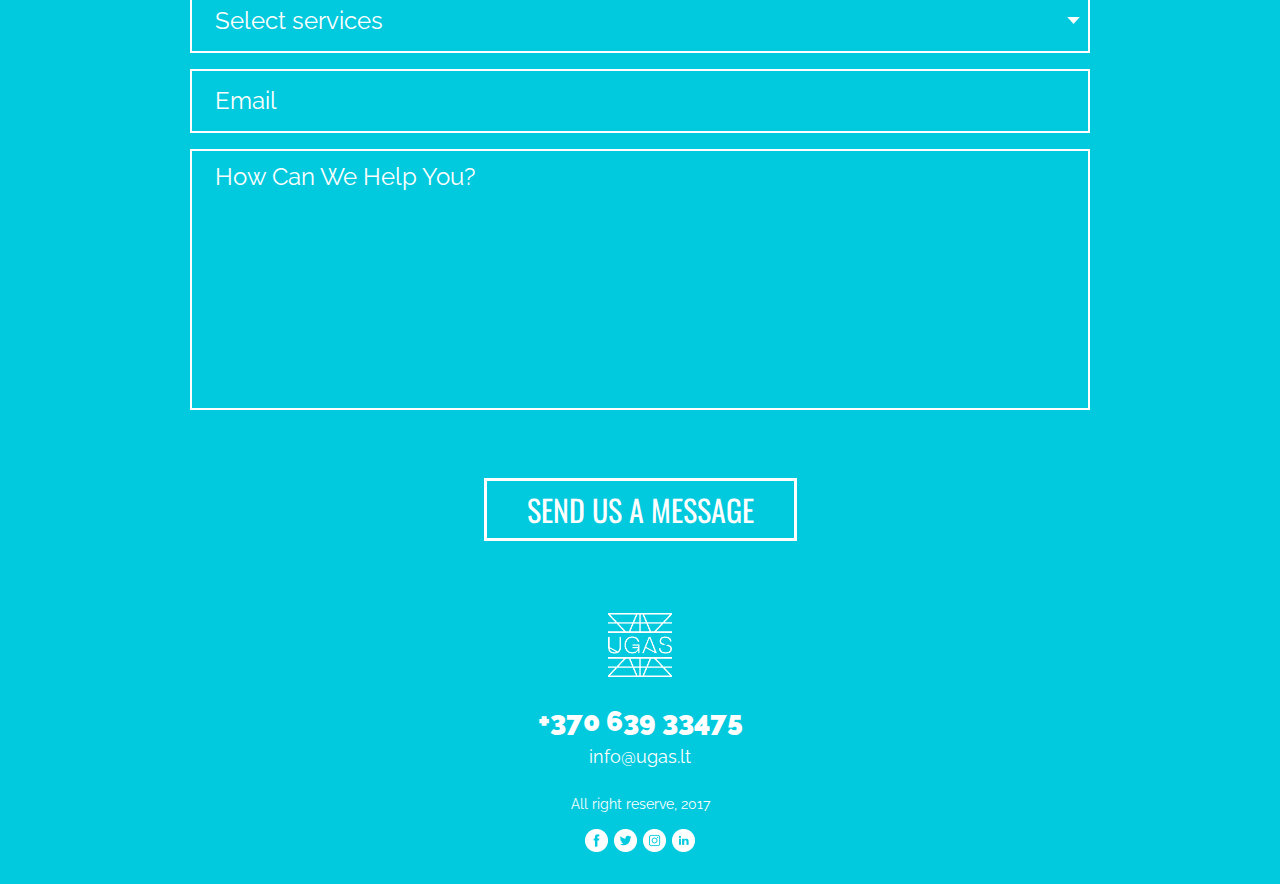
<file: vidinis.html>
<!DOCTYPE html>
<html class="no-js" lang="en">
    <head>
        <meta charset="utf-8" />
        <meta http-equiv="x-ua-compatible" content="ie=edge">
        <meta name="viewport" content="width=device-width, initial-scale=1.0" />
        <title>Vidinis</title>
        <link rel="stylesheet" href="css/foundation.min.css" />
        <link rel="stylesheet" href="css/motion-ui.min.css" />
        <link rel="stylesheet" href="css/jquery.fancybox.css" />
        <link rel="stylesheet" href="css/style.css" />
        <link rel="shortcut icon" href="favicon.ico">
        <link href="https://fonts.googleapis.com/css?family=Raleway:400,500,700,900&amp;subset=latin-ext" rel="stylesheet">
        <link href="https://fonts.googleapis.com/css?family=Oswald&amp;subset=latin-ext" rel="stylesheet">
    </head>
    <body>
        <div class="nav nav-hold">
            <div class="small-5 medium-5 large-5 columns nopad nav-left">
                <ul>
                    <li><a href="#">home</a></li>
                    <li><a href="#">works</a></li>
                </ul>
            </div>
            <div class="small-2 medium-2 large-2 columns nopad logo">
                <a href="#"><img src="img/logo-ugas.png"></a>
            </div>
            <div class="small-5 medium-5 large-5 columns nopad nav-right">
                <ul>
                    <li><a href="#">team</a></li>
                    <li><a href="#">contacts</a></li>
                </ul>
            </div>
        </div>

        <div class="mob-nav-block nav-hold">
            <div class="small-6 columns logo-mob nopad">
                <a href="#"><img src="img/logo-ugas.png"></a>
            </div>
            <div class="small-6 columns text-right trigger">
                <div class="hamburger hamburger--collapse">
                    <div class="hamburger-box">
                        <div class="hamburger-inner"></div>
                    </div>
                </div>
            </div>
            <div class="small-12 columns mob-nav">
                <ul>
                    <li><a href="#">home</a></li>
                    <li><a href="#">works</a></li>
                    <li><a href="#">team</a></li>
                    <li><a href="#">contacts</a></li>
                </ul>
            </div>
        </div>
        <div class="bg-img" style="background:url(img/bg-img.png) no-repeat center center"></div>

        <div class="row">
            <div class="small-12 columns container-title text-center">
                mažieji čiauškučiai
                <span>Programing & Design</span>
                <div class="sub-title">
                    Lorem ipsum dolor sit amet, consectetur adipiscing elit. Sed laoreet dolor justo, non fermentum ex pretium eu. Duis porta elit ut mauri pharetra volutpat. Cras id odio rhoncus, mollis metus a, Lorem ipsum dolor sit amet, consectetur adipiscing elit.
                </div>
            </div>
            <div class="small-12 columns web-img">
                <ul>
                    <li><img src="img/i-1.png"></li>
                    <li><img src="img/i-2.png"></li>
                    <li><img src="img/i-3.png"></li>
                </ul>
            </div>
            <div class="small-12 columns container-title text-center">
                web page
                <span>Responsive</span>
                <div class="sub-title">
                    Lorem ipsum dolor sit amet, consectetur adipiscing elit. Sed laoreet dolor justo, non fermentum ex pretium eu. Duis porta elit ut mauri pharetra volutpat. Cras id odio rhoncus, mollis metus a, Lorem ipsum dolor sit amet, consectetur adipiscing elit. Sed laoreet dolor justo, non fermentum ex pretium eu. Duis porta elit ut mauri pharetra volutpat. Cras id odio rhoncus, mollis metus a,
                </div>
            </div>
            <div class="small-12 columns web-page-img">
                <img src="img/web-page-img.png">
            </div>
            <div class="small-12 columns web-text-block">
                <div class="small-12 medium-6 medium-push-6 large-6 large-push-6 columns web-text-item">
                    <div class="web-text-title">
                        other web work
                        <span>Responsive</span>
                    </div>
                    <div class="web-text">
                        Lorem ipsum dolor sit amet, consectetur adipiscing elit. Sed laoreet dolor justo, non fermentum ex pretium eu. Duis porta elit ut mauri pharetra volutpat. Cras id odio rhoncus, mollis metus a, Lorem ipsum dolor sit amet, consectetur adipiscing elit. Sed laoreet dolor justo, non fermentum ex pretium eu. Duis porta elit ut mauri pharetra volutpat. Cras id odio rhoncus, mollis metus a,
                    </div>
                </div>
                <div class="small-12 medium-6 medium-pull-6 large-6 large-pull-6 columns nopad">
                    <div class="web-text-img" style="background:url(img/screen.png) no-repeat center center"></div>
                </div>
            </div>
            <div class="small-12 columns web-text-block">
                <div class="small-12 medium-6 large-6 columns web-text-item">
                    <div class="web-text-title">
                        other web work
                        <span>Responsive</span>
                    </div>
                    <div class="web-text">
                        Lorem ipsum dolor sit amet, consectetur adipiscing elit. Sed laoreet dolor justo, non fermentum ex pretium eu. Duis porta elit ut mauri pharetra volutpat. Cras id odio rhoncus, mollis metus a, Lorem ipsum dolor sit amet, consectetur adipiscing elit. Sed laoreet dolor justo, non fermentum ex pretium eu. Duis porta elit ut mauri pharetra volutpat. Cras id odio rhoncus, mollis metus a,
                    </div>
                </div>
                <div class="small-12 medium-6 large-6 columns nopad">
                    <div class="web-text-img" style="background:url(img/screen.png) no-repeat center center"></div>
                </div>
            </div>

            <div class="small-12 columns container-title text-center">
                web page
                <span>Responsive</span>
                <div class="sub-title">
                    Lorem ipsum dolor sit amet, consectetur adipiscing elit. Sed laoreet dolor justo, non fermentum ex pretium eu. Duis porta elit ut mauri pharetra volutpat. Cras id odio rhoncus, mollis metus a, Lorem ipsum dolor sit amet, consectetur adipiscing elit. Sed laoreet dolor justo, non fermentum ex pretium eu. Duis porta elit ut mauri pharetra volutpat. Cras id odio rhoncus, mollis metus a,
                </div>
            </div>
            <div class="small-12 columns example text-center">
                <ul>
                    <li><img src="img/e-1.png"></li>
                    <li><img src="img/e-2.png"></li>
                </ul>
            </div>
            <div class="small-12 columns text-center works-btn-hold">
                <a class="btn btn-pink" href="#">live version</a>
            </div>
        </div>

        <div class="bg-green">
            <div class="row row-sm">
                <div class="small-12 columns text-center section-title reserse">
                    <span>get in touch</span>
                    contact us
                </div>
                <div class="small-12 columns message-block reverse">
                    <div class="small-12 medium-6 large-6 columns nopadleft left-side-input">
                        <input type="text" placeholder="Name">
                    </div>
                    <div class="small-12 medium-6 large-6 columns nopadright right-side-input">
                        <input type="text" placeholder="Phone">
                    </div>
                    <div class="small-12 columns nopad">
                        <select>
                            <option>Select services</option>
                            <option>...</option>
                        </select>
                    </div>
                    <div class="small-12 columns nopad">
                        <input type="text" placeholder="Email">
                    </div>
                    <div class="small-12 columns nopad">
                        <textarea placeholder="How Can We Help You?"></textarea>
                    </div>
                    <div class="small-12 columns text-center">
                        <button class="btn btn-green reserse-btn" type="submit">send us a message</button>
                    </div>
                </div>
            </div>
        </div>

        <div class="bg-green">
            <div class="row row-sm">
                <div class="small-12 columns text-center footer">
                    <div class="small-12 columns footer-logo">
                        <img src="img/logo-white.png">
                    </div>
                    <div class="small-12 columns footer-contacts">
                        +370 639 33475
                        <span>info@ugas.lt</span>
                    </div>
                    <div class="small-12 columns copyright">
                        All right reserve, 2017
                    </div>
                    <div class="small-12 columns social">
                        <ul>
                            <li><a class="sprite sprite-facebook" href="#"></a></li>
                            <li><a class="sprite sprite-twitter" href="#"></a></li>
                            <li><a class="sprite sprite-instagram" href="#"></a></li>
                            <li><a class="sprite sprite-linkedin" href="#"></a></li>
                        </ul>
                    </div>
                </div>
            </div>
        </div>


        <!-- <a class="fancybox" rel="fancyboxgroup" href="img/img.png"><img src="img/img.png"></a> -->

        <script src="js/vendor/jquery.min.js"></script>
        <script src="js/vendor/what-input.min.js"></script>
        <script src="js/foundation.min.js"></script>
        <script src="js/motion-ui.min.js"></script>
        <script src="js/jquery.fancybox.pack.js"></script>
        <script src="js/main.js"></script>
    </body>
</html>
</file>
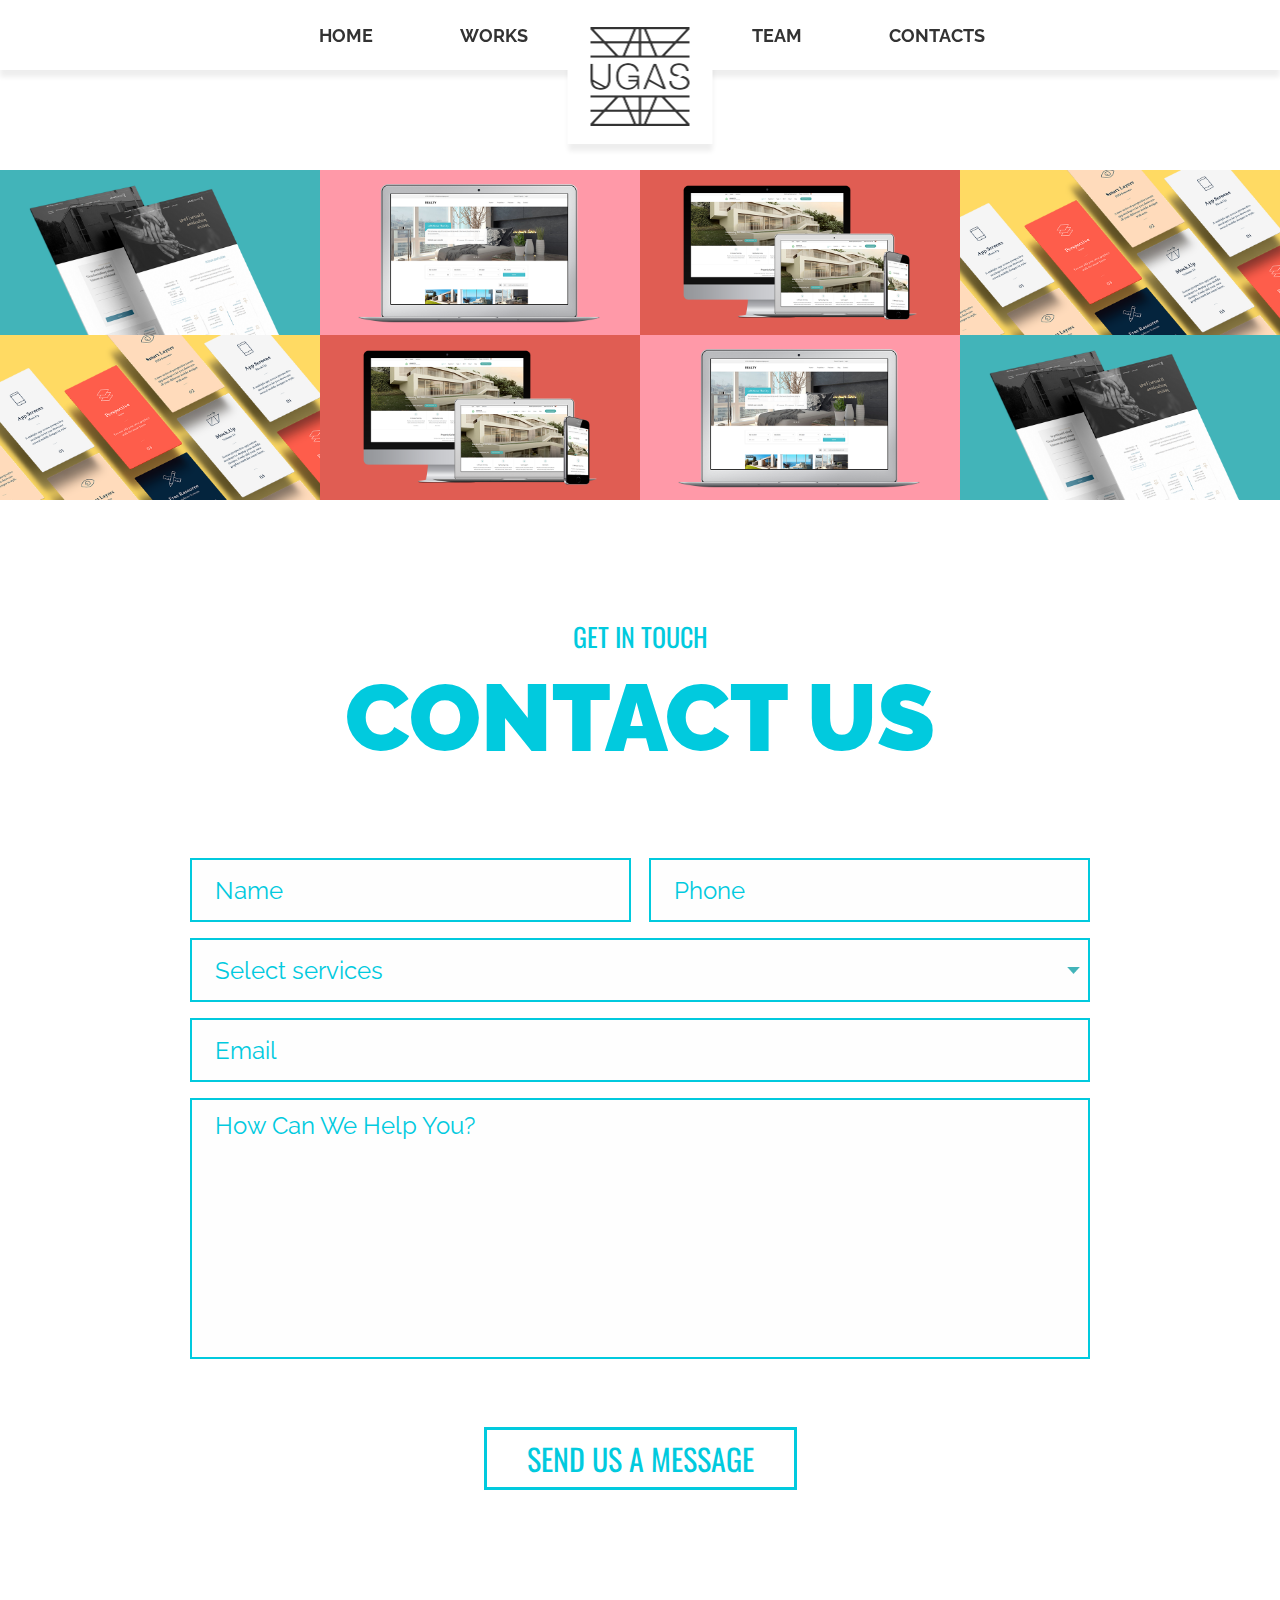
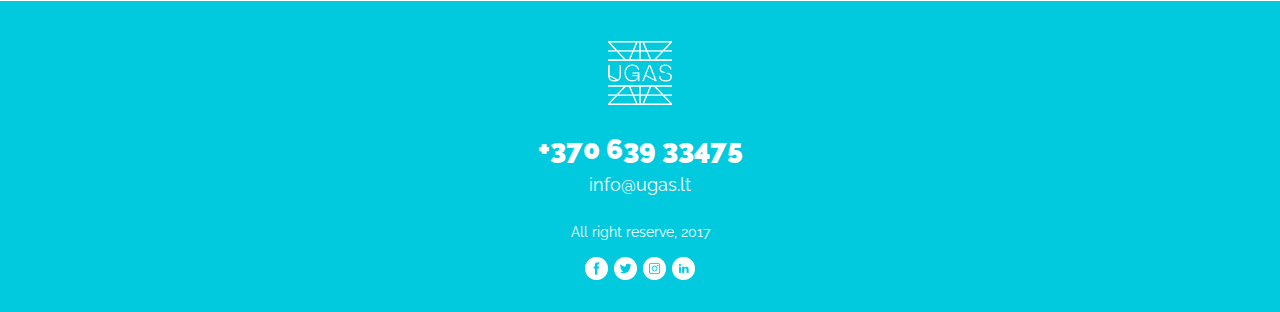
<file: works.html>
<!DOCTYPE html>
<html class="no-js" lang="en">
    <head>
        <meta charset="utf-8" />
        <meta http-equiv="x-ua-compatible" content="ie=edge">
        <meta name="viewport" content="width=device-width, initial-scale=1.0" />
        <title>Works</title>
        <link rel="stylesheet" href="css/foundation.min.css" />
        <link rel="stylesheet" href="css/motion-ui.min.css" />
        <link rel="stylesheet" href="css/jquery.fancybox.css" />
        <link rel="stylesheet" href="css/style.css" />
        <link rel="shortcut icon" href="favicon.ico">
        <link href="https://fonts.googleapis.com/css?family=Raleway:400,500,700,900&amp;subset=latin-ext" rel="stylesheet">
        <link href="https://fonts.googleapis.com/css?family=Oswald&amp;subset=latin-ext" rel="stylesheet">
    </head>
    <body>

        <div class="nav nav-hold">
            <div class="small-5 medium-5 large-5 columns nopad nav-left">
                <ul>
                    <li><a href="#">home</a></li>
                    <li><a href="#">works</a></li>
                </ul>
            </div>
            <div class="small-2 medium-2 large-2 columns nopad logo">
                <a href="#"><img src="img/logo-ugas.png"></a>
            </div>
            <div class="small-5 medium-5 large-5 columns nopad nav-right">
                <ul>
                    <li><a href="#">team</a></li>
                    <li><a href="#">contacts</a></li>
                </ul>
            </div>
        </div>

        <div class="mob-nav-block nav-hold">
            <div class="small-6 columns logo-mob nopad">
                <a href="#"><img src="img/logo-ugas.png"></a>
            </div>
            <div class="small-6 columns text-right trigger">
                <div class="hamburger hamburger--collapse">
                    <div class="hamburger-box">
                        <div class="hamburger-inner"></div>
                    </div>
                </div>
            </div>
            <div class="small-12 columns mob-nav">
                <ul>
                    <li><a href="#">home</a></li>
                    <li><a href="#">works</a></li>
                    <li><a href="#">team</a></li>
                    <li><a href="#">contacts</a></li>
                </ul>
            </div>
        </div>

        <div class="works-block works-block-hold text-center">
            <div class="small-12 columns nopad works-row">
                <div class="small-12 medium-6 large-3 columns nopad works" style="background:url(img/w-1.png) no-repeat center center">
                    <a href="#">
                        <div class="works-item works-item-hold">
                            <h2>nordtax</h2>
                            <h3>Programing & Design</h3>
                            <p>Lorem ipsum dolor sit amet, consectetur adipiscing elit. Sed laoreet dolor justo, non fermentum ex pretium eu. Duis porta elit ut mauris pharetra</p>
                        </div>
                    </a>
                </div>
                <div class="small-12 medium-6 large-3 columns nopad works" style="background:url(img/w-2.png) no-repeat center center">
                    <a href="#">
                    <div class="works-item works-item-hold">
                        <h2>nordtax</h2>
                        <h3>Programing & Design</h3>
                        <p>Lorem ipsum dolor sit amet, consectetur adipiscing elit. Sed laoreet dolor justo, non fermentum ex pretium eu. Duis porta elit ut mauris pharetra</p>
                    </div>
                    </a>
                </div>
                <div class="small-12 medium-6 large-3 columns nopad works" style="background:url(img/w-3.png) no-repeat center center">
                    <a href="#">
                    <div class="works-item works-item-hold">
                        <h2>nordtax</h2>
                        <h3>Programing & Design</h3>
                        <p>Lorem ipsum dolor sit amet, consectetur adipiscing elit. Sed laoreet dolor justo, non fermentum ex pretium eu. Duis porta elit ut mauris pharetra</p>
                    </div>
                    </a>
                </div>
                <div class="small-12 medium-6 large-3 columns nopad works" style="background:url(img/w-4.png) no-repeat center center">
                    <a href="#">
                    <div class="works-item works-item-hold">
                        <h2>nordtax</h2>
                        <h3>Programing & Design</h3>
                        <p>Lorem ipsum dolor sit amet, consectetur adipiscing elit. Sed laoreet dolor justo, non fermentum ex pretium eu. Duis porta elit ut mauris pharetra</p>
                    </div>
                    </a>
                </div>
            </div>
            <div class="small-12 columns nopad works-row">
                <div class="small-12 medium-6 large-3 columns nopad works" style="background:url(img/w-4.png) no-repeat center center">
                    <a href="#">
                        <div class="works-item works-item-hold">
                            <h2>nordtax</h2>
                            <h3>Programing & Design</h3>
                            <p>Lorem ipsum dolor sit amet, consectetur adipiscing elit. Sed laoreet dolor justo, non fermentum ex pretium eu. Duis porta elit ut mauris pharetra</p>
                        </div>
                    </a>
                </div>
                <div class="small-12 medium-6 large-3 columns nopad works" style="background:url(img/w-3.png) no-repeat center center">
                    <a href="#">
                    <div class="works-item works-item-hold">
                        <h2>nordtax</h2>
                        <h3>Programing & Design</h3>
                        <p>Lorem ipsum dolor sit amet, consectetur adipiscing elit. Sed laoreet dolor justo, non fermentum ex pretium eu. Duis porta elit ut mauris pharetra</p>
                    </div>
                    </a>
                </div>
                <div class="small-12 medium-6 large-3 columns nopad works" style="background:url(img/w-2.png) no-repeat center center">
                    <a href="#">
                    <div class="works-item works-item-hold">
                        <h2>nordtax</h2>
                        <h3>Programing & Design</h3>
                        <p>Lorem ipsum dolor sit amet, consectetur adipiscing elit. Sed laoreet dolor justo, non fermentum ex pretium eu. Duis porta elit ut mauris pharetra</p>
                    </div>
                    </a>
                </div>
                <div class="small-12 medium-6 large-3 columns nopad works" style="background:url(img/w-1.png) no-repeat center center">
                    <a href="#">
                    <div class="works-item works-item-hold">
                        <h2>nordtax</h2>
                        <h3>Programing & Design</h3>
                        <p>Lorem ipsum dolor sit amet, consectetur adipiscing elit. Sed laoreet dolor justo, non fermentum ex pretium eu. Duis porta elit ut mauris pharetra</p>
                    </div>
                    </a>
                </div>
            </div>
            <div class="small-12 columns nopad works-row">
                <div class="small-12 medium-6 large-3 columns nopad works" style="background:url(img/w-1.png) no-repeat center center">
                    <a href="#">
                        <div class="works-item works-item-hold">
                            <h2>nordtax</h2>
                            <h3>Programing & Design</h3>
                            <p>Lorem ipsum dolor sit amet, consectetur adipiscing elit. Sed laoreet dolor justo, non fermentum ex pretium eu. Duis porta elit ut mauris pharetra</p>
                        </div>
                    </a>
                </div>
                <div class="small-12 medium-6 large-3 columns nopad works" style="background:url(img/w-2.png) no-repeat center center">
                    <a href="#">
                    <div class="works-item works-item-hold">
                        <h2>nordtax</h2>
                        <h3>Programing & Design</h3>
                        <p>Lorem ipsum dolor sit amet, consectetur adipiscing elit. Sed laoreet dolor justo, non fermentum ex pretium eu. Duis porta elit ut mauris pharetra</p>
                    </div>
                    </a>
                </div>
                <div class="small-12 medium-6 large-3 columns nopad works" style="background:url(img/w-3.png) no-repeat center center">
                    <a href="#">
                    <div class="works-item works-item-hold">
                        <h2>nordtax</h2>
                        <h3>Programing & Design</h3>
                        <p>Lorem ipsum dolor sit amet, consectetur adipiscing elit. Sed laoreet dolor justo, non fermentum ex pretium eu. Duis porta elit ut mauris pharetra</p>
                    </div>
                    </a>
                </div>
                <div class="small-12 medium-6 large-3 columns nopad works" style="background:url(img/w-4.png) no-repeat center center">
                    <a href="#">
                    <div class="works-item works-item-hold">
                        <h2>nordtax</h2>
                        <h3>Programing & Design</h3>
                        <p>Lorem ipsum dolor sit amet, consectetur adipiscing elit. Sed laoreet dolor justo, non fermentum ex pretium eu. Duis porta elit ut mauris pharetra</p>
                    </div>
                    </a>
                </div>
            </div>
            <div class="small-12 columns nopad works-row">
                <div class="small-12 medium-6 large-3 columns nopad works" style="background:url(img/w-4.png) no-repeat center center">
                    <a href="#">
                        <div class="works-item works-item-hold">
                            <h2>nordtax</h2>
                            <h3>Programing & Design</h3>
                            <p>Lorem ipsum dolor sit amet, consectetur adipiscing elit. Sed laoreet dolor justo, non fermentum ex pretium eu. Duis porta elit ut mauris pharetra</p>
                        </div>
                    </a>
                </div>
                <div class="small-12 medium-6 large-3 columns nopad works" style="background:url(img/w-3.png) no-repeat center center">
                    <a href="#">
                    <div class="works-item works-item-hold">
                        <h2>nordtax</h2>
                        <h3>Programing & Design</h3>
                        <p>Lorem ipsum dolor sit amet, consectetur adipiscing elit. Sed laoreet dolor justo, non fermentum ex pretium eu. Duis porta elit ut mauris pharetra</p>
                    </div>
                    </a>
                </div>
                <div class="small-12 medium-6 large-3 columns nopad works" style="background:url(img/w-2.png) no-repeat center center">
                    <a href="#">
                    <div class="works-item works-item-hold">
                        <h2>nordtax</h2>
                        <h3>Programing & Design</h3>
                        <p>Lorem ipsum dolor sit amet, consectetur adipiscing elit. Sed laoreet dolor justo, non fermentum ex pretium eu. Duis porta elit ut mauris pharetra</p>
                    </div>
                    </a>
                </div>
                <div class="small-12 medium-6 large-3 columns nopad works" style="background:url(img/w-1.png) no-repeat center center">
                    <a href="#">
                    <div class="works-item works-item-hold">
                        <h2>nordtax</h2>
                        <h3>Programing & Design</h3>
                        <p>Lorem ipsum dolor sit amet, consectetur adipiscing elit. Sed laoreet dolor justo, non fermentum ex pretium eu. Duis porta elit ut mauris pharetra</p>
                    </div>
                    </a>
                </div>
            </div>
            <div class="small-12 columns nopad works-row">
                <div class="small-12 medium-6 large-3 columns nopad works" style="background:url(img/w-1.png) no-repeat center center">
                    <a href="#">
                        <div class="works-item works-item-hold">
                            <h2>nordtax</h2>
                            <h3>Programing & Design</h3>
                            <p>Lorem ipsum dolor sit amet, consectetur adipiscing elit. Sed laoreet dolor justo, non fermentum ex pretium eu. Duis porta elit ut mauris pharetra</p>
                        </div>
                    </a>
                </div>
                <div class="small-12 medium-6 large-3 columns nopad works" style="background:url(img/w-2.png) no-repeat center center">
                    <a href="#">
                    <div class="works-item works-item-hold">
                        <h2>nordtax</h2>
                        <h3>Programing & Design</h3>
                        <p>Lorem ipsum dolor sit amet, consectetur adipiscing elit. Sed laoreet dolor justo, non fermentum ex pretium eu. Duis porta elit ut mauris pharetra</p>
                    </div>
                    </a>
                </div>
                <div class="small-12 medium-6 large-3 columns nopad works" style="background:url(img/w-3.png) no-repeat center center">
                    <a href="#">
                    <div class="works-item works-item-hold">
                        <h2>nordtax</h2>
                        <h3>Programing & Design</h3>
                        <p>Lorem ipsum dolor sit amet, consectetur adipiscing elit. Sed laoreet dolor justo, non fermentum ex pretium eu. Duis porta elit ut mauris pharetra</p>
                    </div>
                    </a>
                </div>
                <div class="small-12 medium-6 large-3 columns nopad works" style="background:url(img/w-4.png) no-repeat center center">
                    <a href="#">
                    <div class="works-item works-item-hold">
                        <h2>nordtax</h2>
                        <h3>Programing & Design</h3>
                        <p>Lorem ipsum dolor sit amet, consectetur adipiscing elit. Sed laoreet dolor justo, non fermentum ex pretium eu. Duis porta elit ut mauris pharetra</p>
                    </div>
                    </a>
                </div>
            </div>
            <div class="small-12 columns nopad works-row">
                <div class="small-12 medium-6 large-3 columns nopad works" style="background:url(img/w-4.png) no-repeat center center">
                    <a href="#">
                        <div class="works-item works-item-hold">
                            <h2>nordtax</h2>
                            <h3>Programing & Design</h3>
                            <p>Lorem ipsum dolor sit amet, consectetur adipiscing elit. Sed laoreet dolor justo, non fermentum ex pretium eu. Duis porta elit ut mauris pharetra</p>
                        </div>
                    </a>
                </div>
                <div class="small-12 medium-6 large-3 columns nopad works" style="background:url(img/w-3.png) no-repeat center center">
                    <a href="#">
                    <div class="works-item works-item-hold">
                        <h2>nordtax</h2>
                        <h3>Programing & Design</h3>
                        <p>Lorem ipsum dolor sit amet, consectetur adipiscing elit. Sed laoreet dolor justo, non fermentum ex pretium eu. Duis porta elit ut mauris pharetra</p>
                    </div>
                    </a>
                </div>
                <div class="small-12 medium-6 large-3 columns nopad works" style="background:url(img/w-2.png) no-repeat center center">
                    <a href="#">
                    <div class="works-item works-item-hold">
                        <h2>nordtax</h2>
                        <h3>Programing & Design</h3>
                        <p>Lorem ipsum dolor sit amet, consectetur adipiscing elit. Sed laoreet dolor justo, non fermentum ex pretium eu. Duis porta elit ut mauris pharetra</p>
                    </div>
                    </a>
                </div>
                <div class="small-12 medium-6 large-3 columns nopad works" style="background:url(img/w-1.png) no-repeat center center">
                    <a href="#">
                    <div class="works-item works-item-hold">
                        <h2>nordtax</h2>
                        <h3>Programing & Design</h3>
                        <p>Lorem ipsum dolor sit amet, consectetur adipiscing elit. Sed laoreet dolor justo, non fermentum ex pretium eu. Duis porta elit ut mauris pharetra</p>
                    </div>
                    </a>
                </div>
            </div>
            <div class="small-12 columns nopad works-row">
                <div class="small-12 medium-6 large-3 columns nopad works" style="background:url(img/w-1.png) no-repeat center center">
                    <a href="#">
                        <div class="works-item works-item-hold">
                            <h2>nordtax</h2>
                            <h3>Programing & Design</h3>
                            <p>Lorem ipsum dolor sit amet, consectetur adipiscing elit. Sed laoreet dolor justo, non fermentum ex pretium eu. Duis porta elit ut mauris pharetra</p>
                        </div>
                    </a>
                </div>
                <div class="small-12 medium-6 large-3 columns nopad works" style="background:url(img/w-2.png) no-repeat center center">
                    <a href="#">
                    <div class="works-item works-item-hold">
                        <h2>nordtax</h2>
                        <h3>Programing & Design</h3>
                        <p>Lorem ipsum dolor sit amet, consectetur adipiscing elit. Sed laoreet dolor justo, non fermentum ex pretium eu. Duis porta elit ut mauris pharetra</p>
                    </div>
                    </a>
                </div>
                <div class="small-12 medium-6 large-3 columns nopad works" style="background:url(img/w-3.png) no-repeat center center">
                    <a href="#">
                    <div class="works-item works-item-hold">
                        <h2>nordtax</h2>
                        <h3>Programing & Design</h3>
                        <p>Lorem ipsum dolor sit amet, consectetur adipiscing elit. Sed laoreet dolor justo, non fermentum ex pretium eu. Duis porta elit ut mauris pharetra</p>
                    </div>
                    </a>
                </div>
                <div class="small-12 medium-6 large-3 columns nopad works" style="background:url(img/w-4.png) no-repeat center center">
                    <a href="#">
                    <div class="works-item works-item-hold">
                        <h2>nordtax</h2>
                        <h3>Programing & Design</h3>
                        <p>Lorem ipsum dolor sit amet, consectetur adipiscing elit. Sed laoreet dolor justo, non fermentum ex pretium eu. Duis porta elit ut mauris pharetra</p>
                    </div>
                    </a>
                </div>
            </div>
            <div class="small-12 columns nopad works-row">
                <div class="small-12 medium-6 large-3 columns nopad works" style="background:url(img/w-4.png) no-repeat center center">
                    <a href="#">
                        <div class="works-item works-item-hold">
                            <h2>nordtax</h2>
                            <h3>Programing & Design</h3>
                            <p>Lorem ipsum dolor sit amet, consectetur adipiscing elit. Sed laoreet dolor justo, non fermentum ex pretium eu. Duis porta elit ut mauris pharetra</p>
                        </div>
                    </a>
                </div>
                <div class="small-12 medium-6 large-3 columns nopad works" style="background:url(img/w-3.png) no-repeat center center">
                    <a href="#">
                    <div class="works-item works-item-hold">
                        <h2>nordtax</h2>
                        <h3>Programing & Design</h3>
                        <p>Lorem ipsum dolor sit amet, consectetur adipiscing elit. Sed laoreet dolor justo, non fermentum ex pretium eu. Duis porta elit ut mauris pharetra</p>
                    </div>
                    </a>
                </div>
                <div class="small-12 medium-6 large-3 columns nopad works" style="background:url(img/w-2.png) no-repeat center center">
                    <a href="#">
                    <div class="works-item works-item-hold">
                        <h2>nordtax</h2>
                        <h3>Programing & Design</h3>
                        <p>Lorem ipsum dolor sit amet, consectetur adipiscing elit. Sed laoreet dolor justo, non fermentum ex pretium eu. Duis porta elit ut mauris pharetra</p>
                    </div>
                    </a>
                </div>
                <div class="small-12 medium-6 large-3 columns nopad works" style="background:url(img/w-1.png) no-repeat center center">
                    <a href="#">
                    <div class="works-item works-item-hold">
                        <h2>nordtax</h2>
                        <h3>Programing & Design</h3>
                        <p>Lorem ipsum dolor sit amet, consectetur adipiscing elit. Sed laoreet dolor justo, non fermentum ex pretium eu. Duis porta elit ut mauris pharetra</p>
                    </div>
                    </a>
                </div>
            </div>
            <div class="small-12 columns nopad works-row">
                <div class="small-12 medium-6 large-3 columns nopad works" style="background:url(img/w-1.png) no-repeat center center">
                    <a href="#">
                        <div class="works-item works-item-hold">
                            <h2>nordtax</h2>
                            <h3>Programing & Design</h3>
                            <p>Lorem ipsum dolor sit amet, consectetur adipiscing elit. Sed laoreet dolor justo, non fermentum ex pretium eu. Duis porta elit ut mauris pharetra</p>
                        </div>
                    </a>
                </div>
                <div class="small-12 medium-6 large-3 columns nopad works" style="background:url(img/w-2.png) no-repeat center center">
                    <a href="#">
                    <div class="works-item works-item-hold">
                        <h2>nordtax</h2>
                        <h3>Programing & Design</h3>
                        <p>Lorem ipsum dolor sit amet, consectetur adipiscing elit. Sed laoreet dolor justo, non fermentum ex pretium eu. Duis porta elit ut mauris pharetra</p>
                    </div>
                    </a>
                </div>
                <div class="small-12 medium-6 large-3 columns nopad works" style="background:url(img/w-3.png) no-repeat center center">
                    <a href="#">
                    <div class="works-item works-item-hold">
                        <h2>nordtax</h2>
                        <h3>Programing & Design</h3>
                        <p>Lorem ipsum dolor sit amet, consectetur adipiscing elit. Sed laoreet dolor justo, non fermentum ex pretium eu. Duis porta elit ut mauris pharetra</p>
                    </div>
                    </a>
                </div>
                <div class="small-12 medium-6 large-3 columns nopad works" style="background:url(img/w-4.png) no-repeat center center">
                    <a href="#">
                    <div class="works-item works-item-hold">
                        <h2>nordtax</h2>
                        <h3>Programing & Design</h3>
                        <p>Lorem ipsum dolor sit amet, consectetur adipiscing elit. Sed laoreet dolor justo, non fermentum ex pretium eu. Duis porta elit ut mauris pharetra</p>
                    </div>
                    </a>
                </div>
            </div>
            <div class="small-12 columns nopad works-row">
                <div class="small-12 medium-6 large-3 columns nopad works" style="background:url(img/w-4.png) no-repeat center center">
                    <a href="#">
                        <div class="works-item works-item-hold">
                            <h2>nordtax</h2>
                            <h3>Programing & Design</h3>
                            <p>Lorem ipsum dolor sit amet, consectetur adipiscing elit. Sed laoreet dolor justo, non fermentum ex pretium eu. Duis porta elit ut mauris pharetra</p>
                        </div>
                    </a>
                </div>
                <div class="small-12 medium-6 large-3 columns nopad works" style="background:url(img/w-3.png) no-repeat center center">
                    <a href="#">
                    <div class="works-item works-item-hold">
                        <h2>nordtax</h2>
                        <h3>Programing & Design</h3>
                        <p>Lorem ipsum dolor sit amet, consectetur adipiscing elit. Sed laoreet dolor justo, non fermentum ex pretium eu. Duis porta elit ut mauris pharetra</p>
                    </div>
                    </a>
                </div>
                <div class="small-12 medium-6 large-3 columns nopad works" style="background:url(img/w-2.png) no-repeat center center">
                    <a href="#">
                    <div class="works-item works-item-hold">
                        <h2>nordtax</h2>
                        <h3>Programing & Design</h3>
                        <p>Lorem ipsum dolor sit amet, consectetur adipiscing elit. Sed laoreet dolor justo, non fermentum ex pretium eu. Duis porta elit ut mauris pharetra</p>
                    </div>
                    </a>
                </div>
                <div class="small-12 medium-6 large-3 columns nopad works" style="background:url(img/w-1.png) no-repeat center center">
                    <a href="#">
                    <div class="works-item works-item-hold">
                        <h2>nordtax</h2>
                        <h3>Programing & Design</h3>
                        <p>Lorem ipsum dolor sit amet, consectetur adipiscing elit. Sed laoreet dolor justo, non fermentum ex pretium eu. Duis porta elit ut mauris pharetra</p>
                    </div>
                    </a>
                </div>
            </div>
        </div>

        <div class="row row-sm">
            <div class="small-12 columns text-center section-title" id="contacts">
                <span>get in touch</span>
                contact us
            </div>
            <div class="small-12 columns message-block">
                <div class="small-12 medium-6 large-6 columns nopadleft left-side-input">
                    <input type="text" placeholder="Name">
                </div>
                <div class="small-12 medium-6 large-6 columns nopadright right-side-input">
                    <input type="text" placeholder="Phone">
                </div>
                <div class="small-12 columns nopad">
                    <select>
                        <option>Select services</option>
                        <option>...</option>
                    </select>
                </div>
                <div class="small-12 columns nopad">
                    <input type="text" placeholder="Email">
                </div>
                <div class="small-12 columns nopad">
                    <textarea placeholder="How Can We Help You?"></textarea>
                </div>
                <div class="small-12 columns text-center">
                    <button class="btn btn-green" type="submit">send us a message</button>
                </div>
            </div>
        </div>

        <div class="bg-green">
            <div class="row row-sm">
                <div class="small-12 columns text-center footer">
                    <div class="small-12 columns footer-logo">
                        <img src="img/logo-white.png">
                    </div>
                    <div class="small-12 columns footer-contacts">
                        +370 639 33475
                        <span>info@ugas.lt</span>
                    </div>
                    <div class="small-12 columns copyright">
                        All right reserve, 2017
                    </div>
                    <div class="small-12 columns social">
                        <ul>
                            <li><a class="sprite sprite-facebook" href="#"></a></li>
                            <li><a class="sprite sprite-twitter" href="#"></a></li>
                            <li><a class="sprite sprite-instagram" href="#"></a></li>
                            <li><a class="sprite sprite-linkedin" href="#"></a></li>
                        </ul>
                    </div>
                </div>
            </div>
        </div>


        <!-- <a class="fancybox" rel="fancyboxgroup" href="img/img.png"><img src="img/img.png"></a> -->

        <script src="js/vendor/jquery.min.js"></script>
        <script src="js/vendor/what-input.min.js"></script>
        <script src="js/foundation.min.js"></script>
        <script src="js/motion-ui.min.js"></script>
        <script src="js/jquery.fancybox.pack.js"></script>
        <script src="js/main.js"></script>
    </body>
</html>
</file>
<file: css/style.css>
/*
Theme Name: Pavadinimas
Theme URI: http://pavadinimas.lt
Author: Ugnius J.
Author URI: http://ugas.lt
Description: Pavadinimas desc.
Version: 1.0

*/

/* Reset */

html, body, div, span, applet, object, iframe,
h1, h2, h3, h4, h5, h6, p, blockquote, pre,
a, abbr, acronym, address, big, cite, code,
del, dfn, em, img, ins, kbd, q, s, samp,
small, strike, strong, sub, sup, tt, var,
b, u, i, center,
dl, dt, dd, ol, ul, li,
fieldset, form, label, legend,
table, caption, tbody, tfoot, thead, tr, th, td,
article, aside, canvas, details, embed,
figure, figcaption, footer, header, hgroup,
menu, nav, output, ruby, section, summary,
time, mark, audio, video {
	margin: 0;
	padding: 0;
	border: 0;
	font-size: 100%;
	font: inherit;
}
/* HTML5 display-role reset for older browsers */
article, aside, details, figcaption, figure,
footer, header, hgroup, menu, nav, section {
	display: block;
}
body {
    background-color: #fff;
	line-height: 1.5;
	font-family: 'Raleway', sans-serif;
}
ol, ul {
	list-style: none;
}
blockquote, q {
	quotes: none;
}
blockquote:before, blockquote:after,
q:before, q:after {
	content: '';
	content: none;
}
table {
	border-collapse: collapse;
	border-spacing: 0;
}

.layouts-title {
	font-size: 26px;
	margin:15px 0px;
}

.layouts ul li {
	margin-bottom:5px;
}

.layouts ul li a {
	font-size: 17px;
	display: inline-block;
	padding:3px 10px;
}

.layouts ul li a:hover {
	background:#000;
	color:#fff;
}

/* -- END RESET -- */

.row {
    max-width: 1764px;
}

.row-md {
	max-width: 1100px;
}

.row-sm {
    max-width: 930px;
}

/* -- main styles -- */

.nopad {
	padding:0px;
}

.nopadleft {
	padding-left:0px;
}

.nopadright {
	padding-right:0px;
}

strong {
	font-weight: bold;
}

i {
	font-style: italic;
}

em {
	font-style: italic;
}

.clear {
	clear:both;
}

.left {
	float:left;
	margin-right:15px;
	margin-bottom:15px;
}

.right {
	float:right;
	margin-left:15px;
	margin-bottom:15px;
}

.invi {
	visibility: hidden;
	opacity: 0;
}

/* fancybox */

.fancybox-close {
    position: absolute;
    top: -35px;
	right: -35px;
    background:url(../img/fancy-close.png) no-repeat center center;
    background-size:cover;
    width:24px;
    height: 24px;
}

.fancybox-close:hover {
	opacity: 0.8;
}

.fancybox-prev {
    left: -60px;
}

.fancybox-prev span {
	background:url(../img/fancy-prev.png) no-repeat center center;
}

.fancybox-next {
	right:-60px;
}

.fancybox-next span {
	background:url(../img/fancy-next.png) no-repeat center center;
}

.hamburger {
    padding: 23px 15px 16px 15px;
    display: inline-block;
    cursor: pointer;
    transition-property: opacity, filter;
    transition-duration: 0.15s;
    transition-timing-function: linear;
    font: inherit;
    color: inherit;
    text-transform: none;
    background-color: transparent;
    border: 0;
    margin: 0;
    overflow: visible;
}

.hamburger:hover {
    opacity: 0.7;
}

.hamburger-box {
    width: 40px;
    height: 24px;
    display: inline-block;
    position: relative;
}

.hamburger-inner {
    display: block;
    top: 50%;
    margin-top: -2px;
}

.hamburger-inner, .hamburger-inner::before, .hamburger-inner::after {
    width: 40px;
    height: 4px;
    background-color: #000;
    border-radius: 4px;
    position: absolute;
    transition-property: transform;
    transition-duration: 0.15s;
    transition-timing-function: ease;
}

.hamburger-inner::before, .hamburger-inner::after {
    content: "";
    display: block;
}

.hamburger-inner::before {
    top: -10px;
}

.hamburger-inner::after {
    bottom: -10px;
}

.hamburger--collapse .hamburger-inner {
    top: auto;
    bottom: 0;
    transition-duration: 0.13s;
    transition-delay: 0.13s;
    transition-timing-function: cubic-bezier(0.55, 0.055, 0.675, 0.19);
}

.hamburger--collapse .hamburger-inner::after {
    top: -20px;
    transition: top 0.2s 0.2s cubic-bezier(0.33333, 0.66667, 0.66667, 1), opacity 0.1s linear;
}

.hamburger--collapse .hamburger-inner::before {
    transition: top 0.12s 0.2s cubic-bezier(0.33333, 0.66667, 0.66667, 1), transform 0.13s cubic-bezier(0.55, 0.055, 0.675, 0.19);
}

.hamburger--collapse.is-active .hamburger-inner {
    transform: translate3d(0, -10px, 0) rotate(-45deg);
    transition-delay: 0.22s;
    transition-timing-function: cubic-bezier(0.215, 0.61, 0.355, 1);
}

.hamburger--collapse.is-active .hamburger-inner::after {
    top: 0;
    opacity: 0;
    transition: top 0.2s cubic-bezier(0.33333, 0, 0.66667, 0.33333), opacity 0.1s 0.22s linear;
}

.hamburger--collapse.is-active .hamburger-inner::before {
    top: 0;
    transform: rotate(-90deg);
    transition: top 0.1s 0.16s cubic-bezier(0.33333, 0, 0.66667, 0.33333), transform 0.13s 0.25s cubic-bezier(0.215, 0.61, 0.355, 1);
}

.hamburger-inner, .hamburger-inner::before, .hamburger-inner::after {
    background-color: #ffda63;
}

.trigger {
	float: right;
	display: none;
}

.intro {
    height: 89vh;
    width: 100%;
    background-size: contain !important;
}

    /*slogan animation*/

.slogan-wrap {
	position: relative;
    top: 50%;
    transform: translateY(-50%);
	margin: auto;
	overflow: hidden;
}

.slogan {
    width: 100%;
    height: 501px;
    background:url(../img/border.png) no-repeat center center;
    background-size: contain;
    margin: auto;
    padding-top: 92px;
    font-size: 56px;
    font-weight: 900;
    color: #fff;
    text-transform: uppercase;
}

.slogan img {
    margin-bottom: 66px;
}

.slogan span {
    display: block;
    font-size: 34px;
    margin-bottom: 7px;
}

.web-info {
    height: 11vh;
    width: 100%;
    background-color: #ffe853;
    position: relative;
}

.web-info ul {
    position: relative;
    top: 50%;
    transform: translateY(-50%);
}

.web-info ul li {
    display: inline-block;
    margin-right: 105px;
}

.web-info ul li:last-child {
    margin-right: 0;
}

.web-info ul li a {
    font-size: 34px;
    font-weight: 900;
    color: #fff;
    text-transform: uppercase;
    transition: opacity 0.2s;
}

.web-info ul li a:hover {
    opacity: 0.7;
}

.nav {
    position: absolute;
    top: 100%;
    left: 0;
    right: 0;
    height: 70px;
    background-color: #fff;
    z-index: 100;
	-webkit-box-shadow: 0px 7px 5px 0px rgba(1, 1, 1, 0.07);
	-moz-box-shadow:    0px 7px 5px 0px rgba(1, 1, 1, 0.07);
	box-shadow:         0px 7px 5px 0px rgba(1, 1, 1, 0.07);
}

.menu-navleft-container, .menu-navright-container {
	height: 70px;
}

.nav-left {
    text-align: right;
}

.nav-left ul li {
    margin-left: 13.7%;
}

.nav-left ul li:first-child {
    margin-left: 0;
}

.nav-right {
    text-align: left;
}

.nav-right ul li {
    margin-right: 13.7%;
}

.nav-right ul li:last-child {
    margin-right: 0;
}

.nav-left, .nav-right {
    height: 70px;
}

.nav-left ul, .nav-right ul {
    position: relative;
    top: 50%;
    transform: translateY(-50%);
}

.nav-left ul li, .nav-right ul li {
    display: inline-block;
}

.nav-left ul li a, .nav-right ul li a {
    font-size: 18px;
    font-weight: 700;
    color: #333;
    text-transform: uppercase;
    padding: 10px 5px;
    display: block;
    position: relative;
}

.nav-left ul li a::after, .nav-right ul li a::after  {
    position: absolute;
    top: 90%;
    content: "";
    display: block;
    height: 2px;
    background-color: #333;
    transition: left 0.2s, right 0.2s;
    left: 50%;
    right: 50%;
}

.nav-left ul li a:hover::after, .nav-right ul li a:hover::after {
    left: 5px;
    right: 5px;
    height: 2px;
}

.logo {
    position: relative;
    height: 70px;
    background-color: #fff;
}

.logo::after {
    position: absolute;
    content: '';
    width: 145px;
    top: 0;
    bottom: -74px;
    left: 50%;
    transform: translateX(-50%);
    background-color: #fff;
	-webkit-box-shadow: 0px 7px 5px 0px rgba(1, 1, 1, 0.07);
	-moz-box-shadow:    0px 7px 5px 0px rgba(1, 1, 1, 0.07);
	box-shadow:         0px 7px 5px 0px rgba(1, 1, 1, 0.07);
}

.logo::before {
    position: absolute;
    content: '';
    width: 165px;
    top: 0;
    bottom: 0px;
    left: 50%;
    transform: translateX(-50%);
    background-color: #fff;
    z-index: 10;
}

.logo img {
    position: absolute;
    top: 27px;
    left: 50%;
    transform: translateX(-50%);
    z-index: 10;
}

.logo a {
    display: block;
}

.logo-mob {
    padding-top: 10px;
}

.mob-nav-block {
    position: relative;
	height: 70px;
    padding-left: 15px;
	display: none;
    background-color: #fff;
    z-index: 100;
    position: absolute;
    top: 100%;
    left: 0;
    right: 0;
}

.mob-nav {
	position: absolute;
	display: none;
	top: 100%;
	left: 0;
	right: 0;
	background-color: #ffffff;
	padding-top: 25px;
	padding-bottom: 15px;
	z-index: 20;
}

.mob-nav ul li {
	margin-bottom: 10px;
}

.mob-nav ul li a {
	font-size: 16px;
    font-weight: 700;
    color: #000;
    text-transform: uppercase;
	padding: 5px;
	display: block;
}

.nav-hold {
    position: fixed;
    top: 0;
    transition: top 0.2s;
}

.fix {
    position: fixed;
    top: 0;
}

.nav-up {
	position: fixed;
    top: -150px;
    transition: top 0.2s;
}

.fix.nav {
    top: 0;
}

.fix.nav.nav-up {
    top: -150px;
    transition: top 0.2s;
}

.works-block-hold {
    margin-bottom: 50px;
}

.works-block {
	display: inline-block;
	width: 100%;
    padding-top: 170px;
	position: relative;
}

.works-block:after {
	position: absolute;
	content: '';
	top: 0;
	left: 50%;
	width: 2px;
    margin-left:-1px;
	background-color: #fff;
	z-index: 10;
	/*bottom: 128px;*/
    height: 0px;
}

.works-after {
    position: absolute;
    content: '';
    top: 0;
    left: 50%;
    width: 4px;
    margin-left:-2px;
    background-color: #fff;
    z-index: 10;
    /*bottom: 128px;*/
    height: 250px;
    bottom:0;
}

.works-more-hold {
    position: relative;
    margin-bottom:50px;
}

.works-more-after {
    position: absolute;
    content: '';
    top: -7px;
    left: 50%;
    width: 4px;
    margin-left:-2px;
    background-color: #8c7fb7;
    z-index: 10;
    /*bottom: 128px;*/
    transition:0.4s;
    height: 0;
}

.works-more-after.active {
    bottom:0;
    height: 72px;
}

.works-more-hold .btn.active,.works-more-hold .btn:focus.active, .works-more-hold .btn:active.active {
    background-color: #8c7fb7;
    color: #fff;
}

.works-more-hold .btn.active:hover,.works-more-hold .btn:focus.active:hover, .works-more-hold .btn:active.active:hover {
    opacity: 0.8;
}

.works {
    background-size: cover !important;
    position: relative;

    overflow: hidden;
}

.works a {
    display: block;
    position: relative;
    z-index: 10;
    transition: -webkit-transform 1s ease-out;
    transition: transform 1s ease-out;
    transition: transform 1s ease-out,-webkit-transform 1s ease-out;
}

.works-item {
    padding: 0 15px;
    position: relative;
    top: 70%;
    transform: translateY(-50%);
    z-index: 15;
    visibility: hidden;
    opacity: 0;
    transition:0.3s;
}

.works a:hover {
    -webkit-transform: scale(1.15);
    transform: scale(1.15);
    -webkit-transition-duration: 10s;
transition-duration: 10s;

}

.works:hover .works-item {
    top:50%;
    visibility: visible;
    opacity: 1;
}

.works a:hover::after {
    visibility: visible;
    opacity: 1;
}

.works a:after {
    position: absolute;
    content: '';
    top: 0;
    bottom: 0;
    left: 0;
    right: 0;
    background: rgba(255, 255, 255, 0.87);
    visibility: hidden;
    opacity: 0;
    transition: visibility 0.3s;
    transition: opacity 0.3s;
    z-index: 10;
}

.works-item h2 {
    font-size: 38px;
    font-weight: 400;
    color: #fff;
    font-family: 'Oswald', sans-serif;
    text-transform: uppercase;
    background: #01cade;
    display: inline-block;
    padding: 0 13px;
}

.works-item div ul {
    display: inline-block;
    padding: 1px 10px;
    color: #242323;
    background: #ffe853;
}

.works-item div ul li {
    display: inline-block;
    font-size: 12px;
    font-weight: 500;
}

.works-item div ul li:after {
    content: '/';
    display: inline-block;
    margin-left: 5px;
    margin-right: 5px;

}

.works-item div ul li:last-child:after {
    display: none;
}



.works-item div h3 {
    display: inline-block;
    font-size: 12px;
    font-weight: 500;
}

.works-item span {
    display: inline-block;
    font-size: 21px;
    font-weight: 400;
    color: #333;
    line-height: 41px;
    border: 3px #333 solid;
    font-family: 'Oswald', sans-serif;
    text-transform: uppercase;
    padding: 0 35px;
    min-height: 41px;
}

.btn {
    font-size: 30px;
    font-weight: 400;
    font-family: 'Oswald', sans-serif;
    line-height: 57px;
    text-transform: uppercase;
    min-height: 57px;
    padding: 0 40px;
    display: inline-block;
    position: relative;
    transition: color 0.3s;
    transition: background-color 0.3s;
}

.btn-pink, .btn:focus, .btn:active {
    border: 3px #8c7fb7 solid;
    color: #8c7fb7;
}

.btn-pink:hover {
    background-color: #8c7fb7;
    color: #fff;
}

.btn-hold {
	margin-top: 65px;
}

.section-title {
    font-size: 94px;
    font-weight: 900;
    color: #01cade;
    line-height: 125px;
    text-transform: uppercase;
    padding-top: 60px;
    padding-bottom: 77px;
}

.section-title span {
    display: block;
    font-size: 26px;
    font-weight: 400;
    font-family: 'Oswald', sans-serif;
    line-height: 1.5;
}

.left-side-input {
    padding-right: 9px;
}

.right-side-input {
    padding-left: 9px;
}

.message-block {
    margin-bottom: 111px;
}

.reverse {
	margin-bottom: 32px;
}

.message-block input, .message-block textarea, .message-block select,
.message-block input:focus, .message-block textarea:focus, .message-block select:focus {
    border: 2px #01cade solid;
    box-shadow: none;
    height: 64px;
    color: #01cade;
    font-size: 24px;
    font-weight: 400;
    padding-left: 23px;
}

.message-block textarea {
   resize: none;
}

.message-block textarea, .message-block textarea:focus {
    height: 261px;
    margin-bottom: 68px;
}

.message-block select {
    background-image:url(../img/down.png);
    background-size: 13px 7px;
}

.message-block input::-webkit-input-placeholder { /* Chrome/Opera/Safari */
  color: #01cade;
  opacity: 1;
}

.message-block input::-moz-placeholder { /* Firefox 19+ */
  color: #01cade;
  opacity: 1;
}

.message-block input:-ms-input-placeholder { /* IE 10+ */
  color: #01cade;
  opacity: 1;
}

.message-block input:-moz-placeholder { /* Firefox 18- */
  color: #01cade;
  opacity: 1;
}

.message-block textarea::-webkit-input-placeholder { /* Chrome/Opera/Safari */
  color: #01cade;
  opacity: 1;
}

.message-block textarea::-moz-placeholder { /* Firefox 19+ */
  color: #01cade;
  opacity: 1;
}

.message-block textarea:-ms-input-placeholder { /* IE 10+ */
  color: #01cade;
  opacity: 1;
}

.message-block textarea:-moz-placeholder { /* Firefox 18- */
  color: #01cade;
  opacity: 1;
}

.btn-green, .btn-green:focus, .btn-green:active {
    color: #01cade;
    border: 3px #01cade solid;
}

.btn-green:hover {
    color: #fff;
    background-color: #01cade;
}

.footer {
    padding-top: 40px;
    padding-bottom: 25px;
}

.footer-logo {
    margin-bottom: 24px;
}

.footer-logo img {
    width: 64px;
}

.footer-contacts {
    font-size: 28px;
    font-weight: 900;
    color: #fff;
}

.footer-contacts span {
    display: block;
    font-size: 18px;
    font-weight: 400;
    color: #fff;
    margin-bottom: 24px;
}

.copyright {
    font-size: 14px;
    font-weight: 400;
    color: #fff;
    margin-bottom: 14px;
}

.social ul li {
    display: inline-block;
    margin-right: 2px;
}

.social ul li:last-child {
    margin-right: 0;
}

.sprite {
    background:url(../img/spritesheet.png) no-repeat center center;
    display: block;
}

.sprite-facebook {
    width: 23px;
    height: 23px;
    background-position: -6px -6px;
}

.sprite-instagram {
    width: 23px;
    height: 23px;
    background-position: -41px -6px;
}

.sprite-linkedin {
    width: 23px;
    height: 23px;
    background-position: -6px -41px;
}

.sprite-twitter {
    width: 23px;
    height: 23px;
    background-position: -41px -41px;
}

.sprite-facebook:hover, .sprite-instagram:hover,
.sprite-linkedin:hover, .sprite-twitter:hover {
    opacity: 0.85;
}

.bg-img {
    width: 100%;
    height: 329px;
    background-size: cover !important;
    margin-top: 70px;
	margin-bottom: 50px;
}

.container-title {
    font-size: 36px;
    font-weight: 900;
    color: #ffda63;
    text-transform: uppercase;
    padding: 26px 6.25% 87px 6.25%;
}

.container-title span {
    display: block;
    font-size: 18px;
    font-weight: 500;
    margin-top: 15px;
    margin-bottom: 26px;
    text-transform: none;
}

.sub-title {
    font-size: 18px;
    font-weight: 500;
    line-height: 38px;
    color: #a1a0a0;
    text-transform: none;
}

.web-img {
	margin-bottom: 50px;
}

.web-img ul li {
    display: inline-block;
    float: left;
    width: 31.574%;
    margin-right: 2.404%;
}

.web-img ul li:nth-child(3n) {
    margin-right: 0;
}

.web-img ul li:nth-child(3n+1) {
    clear: both;
}

.web-page-img {
    margin-bottom: 113px;
}

.web-text-block {
	margin-bottom: 50px;
}

.web-text-img {
    height: 624px;
    background-size: cover !important;
}

.web-text-item {
	padding: 55px 75px 0 90px;
}

.web-text {
    font-size: 18px;
    font-weight: 500;
    color: #a1a0a0;
    line-height: 38px;
    text-align: justify;
}

.web-text-title {
    font-size: 36px;
    font-weight: 900;
    color: #ffda63;
    text-transform: uppercase;
    margin-bottom: 32px;
    text-align: left;
}

.web-text-title span {
    display: block;
    font-size: 18px;
    font-weight: 500;
    color: #ffda63;
    text-transform: none;
    margin-top: 7px;
}

.example {
	margin-bottom: 107px;
}

.example ul li {
    display: inline-block;
    float: left;
    width: 50%;
    margin-right: 0%;
}

.example ul li:nth-child(2n) {
    margin-right: 0;
}

.works-btn-hold {
    margin-bottom: 93px;
}

.bg-green {
    background-color: #01cade;
}

.reserse {
    color: #fff;
}

.reserse-btn {
    border-color: #fff;
    color: #fff;
}

.reserse-btn:hover {
    background-color: #fff;
    color: #3fa7ab;
}

.reverse input, .reverse textarea,
.reverse select, .reverse input:focus,
.reverse textarea:focus, .reverse select:focus {
    border-color: #fff;
    background-color: #01cade;
    color: #fff;
}

.reverse select {
    background-image:url(../img/down-white.png);
}

.reverse input::-webkit-input-placeholder { /* Chrome/Opera/Safari */
  color: #fff;
}

.reverse input::-moz-placeholder { /* Firefox 19+ */
  color: #fff;
}

.reverse input:-ms-input-placeholder { /* IE 10+ */
  color: #fff;
}

.reverse input:-moz-placeholder { /* Firefox 18- */
  color: #fff;
}

.reverse textarea::-webkit-input-placeholder { /* Chrome/Opera/Safari */
  color: #fff;
}

.reverse textarea::-moz-placeholder { /* Firefox 19+ */
  color: #fff;
}

.reverse textarea:-ms-input-placeholder { /* IE 10+ */
  color: #fff;
}

.reverse textarea:-moz-placeholder { /* Firefox 18- */
  color: #fff;
}

.contacts-info-block {
	padding-top: 170px;
	margin-bottom: 50px;
	color: #fff;
	min-height: 290px;
	width: 100%;
	display: inline-block;
}

.contacts-item {
	padding: 31px 15px 33px 15px;
	min-height: 290px;
}

.contacts-img {
	margin-bottom: 22px;
}

.location {
	background-color: #ffda63;
}

.contacts-info {
	background-color: #8c7fb7;
}

.company-details {
	background-color: #01cade;
}

.contacts-title {
	font-size: 36px;
	font-weight: 900;
	line-height: 46px;
	text-transform: uppercase;
	margin-bottom: 18px;
}

.contacts-text {
	font-size: 20px;
	font-weight: 500;
	line-height: 30px;
}

.screen-reader-response {
    display: none;
}

span.wpcf7-not-valid-tip {
    display: none;
}

.wpcf7-validation-errors {
    float: left;
    width: 100%;
    text-align: center;
    margin-top: 20px;
    color: #f38cb7;
}

.wpcf7-mail-sent-ok {
    float: left;
    width: 100%;
    text-align: center;
    margin-top: 20px;
    color: #01cade;
}

.message-block input.wpcf7-not-valid,
.message-block textarea.wpcf7-not-valid,
.message-block select.wpcf7-not-valid,
.message-block input.wpcf7-not-valid:focus,
.message-block textarea.wpcf7-not-valid:focus,
.message-block select.wpcf7-not-valid:focus {
    border: 2px #f38cb7 solid;
}

.message-block input.wpcf7-not-valid::-webkit-input-placeholder { /* Chrome/Opera/Safari */
  color: #f38cb7;
  opacity: 1;
}

.message-block input.wpcf7-not-valid::-moz-placeholder { /* Firefox 19+ */
  color: #f38cb7;
  opacity: 1;
}

.message-block input.wpcf7-not-valid:-ms-input-placeholder { /* IE 10+ */
  color: #f38cb7;
  opacity: 1;
}

.message-block input.wpcf7-not-valid:-moz-placeholder { /* Firefox 18- */
  color: #f38cb7;
  opacity: 1;
}

.message-block textarea.wpcf7-not-valid::-webkit-input-placeholder { /* Chrome/Opera/Safari */
  color: #f38cb7;
  opacity: 1;
}

.message-block textarea.wpcf7-not-valid::-moz-placeholder { /* Firefox 19+ */
  color: #f38cb7;
  opacity: 1;
}

.message-block textarea.wpcf7-not-valid:-ms-input-placeholder { /* IE 10+ */
  color: #f38cb7;
  opacity: 1;
}

.message-block textarea.wpcf7-not-valid:-moz-placeholder { /* Firefox 18- */
  color: #f38cb7;
  opacity: 1;
}

.greeting-block {
	width: 100%;
	height: 430px;
	background:url(../img/hello.png) no-repeat center bottom #6E51BC;
	background-size: contain;
	margin-top: 70px;
	border: #9d84d2 solid;
	border-width: 61px 93px;
	border-bottom-width: 60px;
	padding-top: 65px;
	margin-bottom: 70px;
}

.question {
	margin-bottom: 23px;
}

.question span {
	font-size: 26px;
	font-weight: 400;
	color: #fff;
	font-family: 'Oswald', sans-serif;
	text-transform: uppercase;
	background-color: #2acde0;
	border: 1px #367bec solid;
	display: inline-block;
	padding: 4px 22px;
}

.greeting  {
	font-size: 94px;
	font-weight: 900;
	color: #fdf17b;
	line-height: 98px;
	text-transform: uppercase;
}

.greeting span {
	display: block;
	font-size: 70px;
	color: #9d84d2;
}

.about-block {
	margin-bottom: 26px;
}

.about-right {
	padding-left: 5.3%;
	padding-top: 29px;
}

.entry h3 {
	font-size: 24px;
	font-weight: 900;
	color: #9d84d2;
	line-height: 38px;
	margin-bottom: 23px;
}

.entry p {
	font-size: 18px;
	font-weight: 400;
	color: #9d84d2;
	line-height: 39px;
	padding-right: 13%;
	margin-bottom: 24px;
}

.btn-works, .btn-works:focus, .btn-works:active {
	display: block;
	font-size: 25px;
	font-weight: 400;
	color: #7e68be;
	font-family: 'Oswald', sans-serif;
	text-transform: uppercase;
}

.btn-works:hover {
	text-decoration: underline;
	color: #9d84d2;
}

.btn-works::after {
	display: inline-block;
	position: relative;
	content: '';
	top: 2px;
	right: -20px;
	width: 33px;
	height: 24px;
	background:url(../img/works-arrow.png) no-repeat center center;
	background-size: contain;
	transition: right 0.2s;
}

.btn-works:hover::after {
	right: -30px;
}


/* timeline */




@media (max-height: 780px) {

    .slogan {
        height: 400px;
        padding-top: 54px;
        font-size: 42px;
    }
    .slogan img {
        margin-bottom: 40px;
    }
    .slogan span {
        font-size: 30px;
    }

}

@media (max-height: 600px) {

    .slogan {
        height: 320px;
        padding-top: 40px;
        font-size: 34px;
    }
    .slogan img {
        margin-bottom: 30px;
        width: 100px;
    }
    .slogan span {
        font-size: 24px;
    }

}

@media screen and (max-width:1500px) {

	.greeting-block {
		height: 405px;
	}

	.greeting {
		font-size: 80px;
		line-height: 84px;
	}

	.greeting span {
		font-size: 60px;
	}

}

@media screen and (max-width:1300px) {

    .works-item h2 {
        font-size: 34px;
    }

    .works-item span {
        font-size: 18px;
        line-height: 24px;
        min-height: 24px;
        padding: 0 25px;
    }

}

@media screen and (max-width:1200px) {

    .nav-left, .nav-right {
        text-align: center;
    }

    .nav-left ul li:first-child {
        margin-left: auto;
    }

    .nav-right ul li:last-child {
        margin-right: auto;
    }

    .nav-left ul li, .nav-right ul li {
        margin-right: 10%;
        margin-left: 0;
    }

    .nav-left ul li:last-child, .nav-right ul li:last-child {
        margin-right: 0;
    }

    .logo-mob img {
        width: 50px;
    }

	.greeting-block {
		height: 387px;
		border-width: 60px;
	}

	.greeting {
		font-size: 70px;
		line-height: 75px;
	}

	.greeting span {
		font-size: 50px;
	}

	.about-block {
		padding: 0 15px;
	}

	.entry p {
		padding-right: 10%;
	}

}

@media only screen and (max-width: 64em) {

	.bg-img {
		margin-bottom: 35px;
	}

    .slogan {
        height: 310px;
        padding-top: 50px;
        font-size: 34px;
    }

    .slogan img {
        width: 80px;
        margin-bottom: 30px;
    }

    .slogan span {
        font-size: 24px;
        margin-bottom: 6px;
    }

    .web-info ul li {
        margin-right: 80px;
    }

    .web-info ul li a {
        font-size: 30px;
    }

    .section-title {
        font-size: 60px;
        line-height: 91px;
        padding-top: 30px;
        padding-bottom: 40px;
    }

    .bg-img {
        height: 150px;
    }

    .container-title {
        padding: 5px 6.25% 60px 6.25%;
    }

    .sub-title {
        font-size: 16px;
        line-height: 28px;
    }

	.web-img {
		margin-bottom: 35px;
	}

    .container-title span {
        margin-top: 10px;
        margin-bottom: 20px;
    }

	.works-block {
		margin-bottom: 30px;
	}

    .web-page-img {
        margin-bottom: 80px;
    }

	.web-text-item {
        padding: 10px 25px 0 25px;
    }

	.web-text-title {
        font-size: 32px;
        margin-bottom: 10px;
    }

	.web-text {
        font-size: 16px;
        line-height: 26px;
    }

	.web-text-block {
		margin-bottom: 35px;
	}

	.example {
		margin-bottom: 60px;
	}

    .works-btn-hold {
        margin-bottom: 60px;
    }

	.contacts-info-block {
		margin-bottom: 30px;
	}

	.contacts-img {
	    margin-bottom: 10px;
	}

	.contacts-item {
		min-height: 270px;
	}

	.contacts-title {
		font-size: 24px;
		line-height: 34px;
		margin-bottom: 10px;
	}

	.contacts-text {
		font-size: 16px;
		line-height: 26px;
	}

	.greeting-block {
	    height: 327px;
	    border-width: 45px;
		margin-bottom: 50px;
	}

	.question {
	    margin-bottom: 20px;
	}

	.question span {
		font-size: 20px;
	}

	.greeting {
	    font-size: 60px;
	    line-height: 65px;
	}

	.greeting span {
	    font-size: 40px;
	}

	.about-right {
	    padding-top: 15px;
	}

	.entry h3 {
	    font-size: 20px;
	    line-height: 34px;
	    margin-bottom: 15px;
	}

	.entry p {
	    font-size: 16px;
	    line-height: 34px;
		padding-right: 15px;
	    margin-bottom: 15px;
	}

}

@media screen and (max-width:1023px) {

    .works-item h2 {
        font-size: 30px;
    }

    .btn-hold {
        margin-top: 40px;
    }

     .works-after {
        display: none;
    }

    .works-more-after {
        display: none;
    }

}

@media screen and (max-width:750px) {

    .slogan {
        height: 250px;
        padding-top: 40px;
        font-size: 28px;
    }

    .slogan img {
        width: 70px;
        margin-bottom: 20px;
    }

    .slogan span {
        font-size: 20px;
        margin-bottom: 4px;
    }

    .web-info ul li a {
        font-size: 24px;
    }

	.web-text-title {
	    font-size: 24px;
	    margin-bottom: 5px;
	}

	.web-text {
	    font-size: 14px;
	    line-height: 24px;
	}

	.greeting-block {
	    height: 288px;
	    border-width: 35px;
		margin-bottom: 35px;
	}

	.greeting {
	    font-size: 50px;
	    line-height: 55px;
	}

	.greeting span {
	    font-size: 30px;
	}

	.about-right {
	    padding-top: 10px;
	}

	.entry h3 {
	    font-size: 18px;
	    line-height: 32px;
	    margin-bottom: 10px;
	}

	.entry p {
	    font-size: 14px;
	    line-height: 32px;
	    margin-bottom: 10px;
	}


}

@media screen and (max-width:640px) {

    .slogan {
        height: 130px;
        padding-top: 20px;
        font-size: 14px;
    }

    .slogan img {
        width: 40px;
        margin-bottom: 10px;
    }

    .slogan span {
        font-size: 10px;
        margin-bottom: 0;
    }

    .web-info ul li {
        margin-right: 40px;
    }

    .web-info ul li a {
        font-size: 18px;
    }

    .nav {
        display: none;
    }

    .trigger {
    	display: block;
    }

    .mob-nav-block {
        display: block;
    }

    .mob-nav.close {
		display: block;
	}

	.works-block {
	    padding-top: 70px;
		margin-bottom: 20px;
	}

    .works-item h2 {
        font-size: 24px;
    }

    .btn {
        font-size: 24px;
        line-height: 40px;
        min-height: 40px;
        padding: 0 30px;
    }

    .section-title {
        font-size: 34px;
        line-height: 65px;
        padding-top: 20px;
        padding-bottom: 30px;
    }

    .section-title span {
        font-size: 20px;
    }

	.message-block {
	    margin-bottom: 80px;
	}

	.reverse {
		margin-bottom: 0;
	}

    .message-block input, .message-block textarea, .message-block select,
    .message-block input:focus, .message-block textarea:focus, .message-block select:focus {
        font-size: 16px;
        height: 40px;
        padding-left: 15px;
    }

    .message-block textarea, .message-block textarea:focus {
        height: 100px;
        margin-bottom: 40px;
    }

    .container-title {
        font-size: 28px;
        padding: 0 6.25% 40px 6.25%;
    }

    .container-title span {
        margin-top: 5px;
        margin-bottom: 15px;
    }

    .sub-title {
        font-size: 14px;
        line-height: 26px;
    }

    .web-img ul li {
        display: block;
        float: none;
        width: 100%;
        margin-right: 0;
        margin-bottom: 20px;
    }

    .web-img ul li:last-child {
        margin-bottom: 0;
    }

    .web-text-item {
        padding: 0 10px 0 10px;
    }

    .web-page-img {
        margin-bottom: 40px;
    }

    .web-text-title {
        margin-bottom: 10px;
        text-align: center;
    }

    .web-text-title span {
        margin-top: 0;
    }

    .web-text {
        margin-bottom: 20px;
    }

    .example ul li {
        display: block;
        float: none;
        width: 100%;
        margin-right: 0;
        margin-bottom: 20px;
    }

	.example {
		margin-bottom: 20px;
	}

    .works-btn-hold {
        margin-bottom: 40px;
    }

	.contacts-info-block {
		padding-top: 70px;
		margin-bottom: 20px;
	}

	.contacts-item {
	    padding: 20px 15px 33px 15px;
	}

	.contacts-title {
	    font-size: 20px;
	    line-height: 30px;
	    margin-bottom: 5px;
	}

	.contacts-text {
	    font-size: 14px;
	    line-height: 24px;
	}

	.greeting-block {
	    height: 168px;
	    border-width: 20px;
		padding-top: 20px;
	}

	.question {
	    margin-bottom: 15px;
	}

	.question span {
	    font-size: 18px;
	}

	.greeting {
	    font-size: 28px;
	    line-height: 33px;
	}

	.greeting span {
	    font-size: 18px;
	}

	.fancybox-close {
	    top: -30px;
	    right: -10px;
	    width:20px;
	    height: 20px;
	}

}

@media screen and (max-width:639px) {

    .left-side-input {
        padding-right: 0;
    }

    .right-side-input {
        padding-left: 0;
    }

	.contacts-item {
		min-height: 220px;
	}

	.about-block {
	    padding: 0 10px;
	}

	.about-left {
		margin-bottom: 20px;
	}

	.about-right {
	    padding-top: 0;
		padding-left: 0;
	}

	.entry h3 {
	    font-size: 16px;
	    line-height: 30px;
	}

	.entry p {
	    font-size: 12px;
	    line-height: 30px;
	}

	.btn-works, .btn-works:focus, .btn-works:active {
		font-size: 22px;
	}

	.btn-works::after {
		width: 26px;
		height: 19px;
		top: 0;
		right: -15px;
	}

}

@media screen and (max-width:400px) {

}
</file>
<file: css/motion-ui.min.css>
.slide-in-down.mui-enter{transition-duration:.5s;transition-timing-function:linear;-webkit-transform:translateY(-100%);transform:translateY(-100%);transition-property:opacity,-webkit-transform;transition-property:transform,opacity;transition-property:transform,opacity,-webkit-transform;-webkit-backface-visibility:hidden;backface-visibility:hidden}.slide-in-left.mui-enter,.slide-in-up.mui-enter{transition-duration:.5s;transition-timing-function:linear;transition-property:opacity,-webkit-transform;-webkit-backface-visibility:hidden}.slide-in-down.mui-enter.mui-enter-active{-webkit-transform:translateY(0);transform:translateY(0)}.slide-in-left.mui-enter{-webkit-transform:translateX(-100%);transform:translateX(-100%);transition-property:transform,opacity;transition-property:transform,opacity,-webkit-transform;backface-visibility:hidden}.slide-in-left.mui-enter.mui-enter-active{-webkit-transform:translateX(0);transform:translateX(0)}.slide-in-up.mui-enter{-webkit-transform:translateY(100%);transform:translateY(100%);transition-property:transform,opacity;transition-property:transform,opacity,-webkit-transform;backface-visibility:hidden}.slide-in-right.mui-enter,.slide-out-down.mui-leave{transition-duration:.5s;transition-timing-function:linear;transition-property:opacity,-webkit-transform;-webkit-backface-visibility:hidden}.slide-in-up.mui-enter.mui-enter-active{-webkit-transform:translateY(0);transform:translateY(0)}.slide-in-right.mui-enter{-webkit-transform:translateX(100%);transform:translateX(100%);transition-property:transform,opacity;transition-property:transform,opacity,-webkit-transform;backface-visibility:hidden}.slide-in-right.mui-enter.mui-enter-active{-webkit-transform:translateX(0);transform:translateX(0)}.slide-out-down.mui-leave{-webkit-transform:translateY(0);transform:translateY(0);transition-property:transform,opacity;transition-property:transform,opacity,-webkit-transform;backface-visibility:hidden}.slide-out-right.mui-leave,.slide-out-up.mui-leave{transition-property:opacity,-webkit-transform;-webkit-backface-visibility:hidden;transition-duration:.5s;transition-timing-function:linear}.slide-out-down.mui-leave.mui-leave-active{-webkit-transform:translateY(100%);transform:translateY(100%)}.slide-out-right.mui-leave{-webkit-transform:translateX(0);transform:translateX(0);transition-property:transform,opacity;transition-property:transform,opacity,-webkit-transform;backface-visibility:hidden}.slide-out-right.mui-leave.mui-leave-active{-webkit-transform:translateX(100%);transform:translateX(100%)}.slide-out-up.mui-leave{-webkit-transform:translateY(0);transform:translateY(0);transition-property:transform,opacity;transition-property:transform,opacity,-webkit-transform;backface-visibility:hidden}.slide-out-up.mui-leave.mui-leave-active{-webkit-transform:translateY(-100%);transform:translateY(-100%)}.slide-out-left.mui-leave{transition-duration:.5s;transition-timing-function:linear;-webkit-transform:translateX(0);transform:translateX(0);transition-property:opacity,-webkit-transform;transition-property:transform,opacity;transition-property:transform,opacity,-webkit-transform;-webkit-backface-visibility:hidden;backface-visibility:hidden}.fade-in.mui-enter,.fade-out.mui-leave{transition-property:opacity;transition-duration:.5s;transition-timing-function:linear}.slide-out-left.mui-leave.mui-leave-active{-webkit-transform:translateX(-100%);transform:translateX(-100%)}.fade-in.mui-enter{opacity:0}.fade-in.mui-enter.mui-enter-active,.fade-out.mui-leave{opacity:1}.fade-out.mui-leave.mui-leave-active{opacity:0}.hinge-in-from-top.mui-enter{transition-duration:.5s;transition-timing-function:linear;-webkit-transform:perspective(2000px) rotateX(-90deg);transform:perspective(2000px) rotateX(-90deg);-webkit-transform-origin:top;transform-origin:top;transition-property:opacity,-webkit-transform;transition-property:transform,opacity;transition-property:transform,opacity,-webkit-transform;opacity:0}.hinge-in-from-bottom.mui-enter,.hinge-in-from-right.mui-enter{transition-duration:.5s;transition-timing-function:linear;transition-property:opacity,-webkit-transform}.hinge-in-from-top.mui-enter.mui-enter-active{-webkit-transform:perspective(2000px) rotate(0);transform:perspective(2000px) rotate(0);opacity:1}.hinge-in-from-right.mui-enter{-webkit-transform:perspective(2000px) rotateY(-90deg);transform:perspective(2000px) rotateY(-90deg);-webkit-transform-origin:right;transform-origin:right;transition-property:transform,opacity;transition-property:transform,opacity,-webkit-transform;opacity:0}.hinge-in-from-right.mui-enter.mui-enter-active{-webkit-transform:perspective(2000px) rotate(0);transform:perspective(2000px) rotate(0);opacity:1}.hinge-in-from-bottom.mui-enter{-webkit-transform:perspective(2000px) rotateX(90deg);transform:perspective(2000px) rotateX(90deg);-webkit-transform-origin:bottom;transform-origin:bottom;transition-property:transform,opacity;transition-property:transform,opacity,-webkit-transform;opacity:0}.hinge-in-from-left.mui-enter,.hinge-in-from-middle-x.mui-enter{transition-duration:.5s;transition-timing-function:linear;transition-property:opacity,-webkit-transform}.hinge-in-from-bottom.mui-enter.mui-enter-active{-webkit-transform:perspective(2000px) rotate(0);transform:perspective(2000px) rotate(0);opacity:1}.hinge-in-from-left.mui-enter{-webkit-transform:perspective(2000px) rotateY(90deg);transform:perspective(2000px) rotateY(90deg);-webkit-transform-origin:left;transform-origin:left;transition-property:transform,opacity;transition-property:transform,opacity,-webkit-transform;opacity:0}.hinge-in-from-left.mui-enter.mui-enter-active{-webkit-transform:perspective(2000px) rotate(0);transform:perspective(2000px) rotate(0);opacity:1}.hinge-in-from-middle-x.mui-enter{-webkit-transform:perspective(2000px) rotateX(-90deg);transform:perspective(2000px) rotateX(-90deg);-webkit-transform-origin:center;transform-origin:center;transition-property:transform,opacity;transition-property:transform,opacity,-webkit-transform;opacity:0}.hinge-in-from-middle-y.mui-enter,.hinge-out-from-top.mui-leave{transition-duration:.5s;transition-timing-function:linear;transition-property:opacity,-webkit-transform}.hinge-in-from-middle-x.mui-enter.mui-enter-active{-webkit-transform:perspective(2000px) rotate(0);transform:perspective(2000px) rotate(0);opacity:1}.hinge-in-from-middle-y.mui-enter{-webkit-transform:perspective(2000px) rotateY(-90deg);transform:perspective(2000px) rotateY(-90deg);-webkit-transform-origin:center;transform-origin:center;transition-property:transform,opacity;transition-property:transform,opacity,-webkit-transform;opacity:0}.hinge-in-from-middle-y.mui-enter.mui-enter-active{-webkit-transform:perspective(2000px) rotate(0);transform:perspective(2000px) rotate(0);opacity:1}.hinge-out-from-top.mui-leave{-webkit-transform:perspective(2000px) rotate(0);transform:perspective(2000px) rotate(0);-webkit-transform-origin:top;transform-origin:top;transition-property:transform,opacity;transition-property:transform,opacity,-webkit-transform;opacity:1}.hinge-out-from-bottom.mui-leave,.hinge-out-from-right.mui-leave{transition-duration:.5s;transition-timing-function:linear;transition-property:opacity,-webkit-transform}.hinge-out-from-top.mui-leave.mui-leave-active{-webkit-transform:perspective(2000px) rotateX(-90deg);transform:perspective(2000px) rotateX(-90deg);opacity:0}.hinge-out-from-right.mui-leave{-webkit-transform:perspective(2000px) rotate(0);transform:perspective(2000px) rotate(0);-webkit-transform-origin:right;transform-origin:right;transition-property:transform,opacity;transition-property:transform,opacity,-webkit-transform;opacity:1}.hinge-out-from-right.mui-leave.mui-leave-active{-webkit-transform:perspective(2000px) rotateY(-90deg);transform:perspective(2000px) rotateY(-90deg);opacity:0}.hinge-out-from-bottom.mui-leave{-webkit-transform:perspective(2000px) rotate(0);transform:perspective(2000px) rotate(0);-webkit-transform-origin:bottom;transform-origin:bottom;transition-property:transform,opacity;transition-property:transform,opacity,-webkit-transform;opacity:1}.hinge-out-from-left.mui-leave,.hinge-out-from-middle-x.mui-leave{transition-duration:.5s;transition-timing-function:linear;transition-property:opacity,-webkit-transform}.hinge-out-from-bottom.mui-leave.mui-leave-active{-webkit-transform:perspective(2000px) rotateX(90deg);transform:perspective(2000px) rotateX(90deg);opacity:0}.hinge-out-from-left.mui-leave{-webkit-transform:perspective(2000px) rotate(0);transform:perspective(2000px) rotate(0);-webkit-transform-origin:left;transform-origin:left;transition-property:transform,opacity;transition-property:transform,opacity,-webkit-transform;opacity:1}.hinge-out-from-left.mui-leave.mui-leave-active{-webkit-transform:perspective(2000px) rotateY(90deg);transform:perspective(2000px) rotateY(90deg);opacity:0}.hinge-out-from-middle-x.mui-leave{-webkit-transform:perspective(2000px) rotate(0);transform:perspective(2000px) rotate(0);-webkit-transform-origin:center;transform-origin:center;transition-property:transform,opacity;transition-property:transform,opacity,-webkit-transform;opacity:1}.hinge-out-from-middle-y.mui-leave,.scale-in-up.mui-enter{transition-duration:.5s;transition-timing-function:linear;transition-property:opacity,-webkit-transform}.hinge-out-from-middle-x.mui-leave.mui-leave-active{-webkit-transform:perspective(2000px) rotateX(-90deg);transform:perspective(2000px) rotateX(-90deg);opacity:0}.hinge-out-from-middle-y.mui-leave{-webkit-transform:perspective(2000px) rotate(0);transform:perspective(2000px) rotate(0);-webkit-transform-origin:center;transform-origin:center;transition-property:transform,opacity;transition-property:transform,opacity,-webkit-transform;opacity:1}.hinge-out-from-middle-y.mui-leave.mui-leave-active{-webkit-transform:perspective(2000px) rotateY(-90deg);transform:perspective(2000px) rotateY(-90deg);opacity:0}.scale-in-up.mui-enter{-webkit-transform:scale(.5);transform:scale(.5);transition-property:transform,opacity;transition-property:transform,opacity,-webkit-transform;opacity:0}.scale-in-down.mui-enter,.scale-out-up.mui-leave{transition-duration:.5s;transition-timing-function:linear;transition-property:opacity,-webkit-transform}.scale-in-up.mui-enter.mui-enter-active{-webkit-transform:scale(1);transform:scale(1);opacity:1}.scale-in-down.mui-enter{-webkit-transform:scale(1.5);transform:scale(1.5);transition-property:transform,opacity;transition-property:transform,opacity,-webkit-transform;opacity:0}.scale-in-down.mui-enter.mui-enter-active{-webkit-transform:scale(1);transform:scale(1);opacity:1}.scale-out-up.mui-leave{-webkit-transform:scale(1);transform:scale(1);transition-property:transform,opacity;transition-property:transform,opacity,-webkit-transform;opacity:1}.scale-out-down.mui-leave,.spin-in.mui-enter{transition-duration:.5s;transition-timing-function:linear;transition-property:opacity,-webkit-transform}.scale-out-up.mui-leave.mui-leave-active{-webkit-transform:scale(1.5);transform:scale(1.5);opacity:0}.scale-out-down.mui-leave{-webkit-transform:scale(1);transform:scale(1);transition-property:transform,opacity;transition-property:transform,opacity,-webkit-transform;opacity:1}.scale-out-down.mui-leave.mui-leave-active{-webkit-transform:scale(.5);transform:scale(.5);opacity:0}.spin-in.mui-enter{-webkit-transform:rotate(-.75turn);transform:rotate(-.75turn);transition-property:transform,opacity;transition-property:transform,opacity,-webkit-transform;opacity:0}.spin-in-ccw.mui-enter,.spin-out.mui-leave{transition-property:opacity,-webkit-transform;transition-duration:.5s;transition-timing-function:linear}.spin-in.mui-enter.mui-enter-active{-webkit-transform:rotate(0);transform:rotate(0);opacity:1}.spin-out.mui-leave{-webkit-transform:rotate(0);transform:rotate(0);transition-property:transform,opacity;transition-property:transform,opacity,-webkit-transform;opacity:1}.spin-out.mui-leave.mui-leave-active{-webkit-transform:rotate(.75turn);transform:rotate(.75turn);opacity:0}.spin-in-ccw.mui-enter{-webkit-transform:rotate(.75turn);transform:rotate(.75turn);transition-property:transform,opacity;transition-property:transform,opacity,-webkit-transform;opacity:0}.spin-in-ccw.mui-enter.mui-enter-active{-webkit-transform:rotate(0);transform:rotate(0);opacity:1}.spin-out-ccw.mui-leave{transition-duration:.5s;transition-timing-function:linear;-webkit-transform:rotate(0);transform:rotate(0);transition-property:opacity,-webkit-transform;transition-property:transform,opacity;transition-property:transform,opacity,-webkit-transform;opacity:1}.spin-out-ccw.mui-leave.mui-leave-active{-webkit-transform:rotate(-.75turn);transform:rotate(-.75turn);opacity:0}.slow{transition-duration:750ms!important}.linear{transition-timing-function:linear!important;-webkit-animation-timing-function:linear!important;animation-timing-function:linear!important}.ease{transition-timing-function:ease!important;-webkit-animation-timing-function:ease!important;animation-timing-function:ease!important}.ease-in{transition-timing-function:ease-in!important;-webkit-animation-timing-function:ease-in!important;animation-timing-function:ease-in!important}.ease-out{transition-timing-function:ease-out!important;-webkit-animation-timing-function:ease-out!important;animation-timing-function:ease-out!important}.ease-in-out{transition-timing-function:ease-in-out!important;-webkit-animation-timing-function:ease-in-out!important;animation-timing-function:ease-in-out!important}.bounce-in{transition-timing-function:cubic-bezier(.485,.155,.24,1.245)!important;-webkit-animation-timing-function:cubic-bezier(.485,.155,.24,1.245)!important;animation-timing-function:cubic-bezier(.485,.155,.24,1.245)!important}.bounce-out{transition-timing-function:cubic-bezier(.485,.155,.515,.845)!important;-webkit-animation-timing-function:cubic-bezier(.485,.155,.515,.845)!important;animation-timing-function:cubic-bezier(.485,.155,.515,.845)!important}.bounce-in-out{transition-timing-function:cubic-bezier(.76,-.245,.24,1.245)!important;-webkit-animation-timing-function:cubic-bezier(.76,-.245,.24,1.245)!important;animation-timing-function:cubic-bezier(.76,-.245,.24,1.245)!important}.short-delay{transition-delay:.3s!important;-webkit-animation-delay:.3s!important;animation-delay:.3s!important}.long-delay{transition-delay:.7s!important;-webkit-animation-delay:.7s!important;animation-delay:.7s!important}.shake{-webkit-animation-name:shake-7;animation-name:shake-7}@-webkit-keyframes shake-7{0%,10%,20%,30%,40%,50%,60%,70%,80%,90%{-webkit-transform:translateX(7%);transform:translateX(7%)}15%,25%,35%,45%,5%,55%,65%,75%,85%,95%{-webkit-transform:translateX(-7%);transform:translateX(-7%)}}@keyframes shake-7{0%,10%,20%,30%,40%,50%,60%,70%,80%,90%{-webkit-transform:translateX(7%);transform:translateX(7%)}15%,25%,35%,45%,5%,55%,65%,75%,85%,95%{-webkit-transform:translateX(-7%);transform:translateX(-7%)}}.spin-cw{-webkit-animation-name:spin-cw-1turn;animation-name:spin-cw-1turn}@-webkit-keyframes spin-cw-1turn{0%{-webkit-transform:rotate(-1turn);transform:rotate(-1turn)}100%{-webkit-transform:rotate(0);transform:rotate(0)}}.spin-ccw{-webkit-animation-name:spin-cw-1turn;animation-name:spin-cw-1turn}@keyframes spin-cw-1turn{0%,100%{-webkit-transform:rotate(0);transform:rotate(0)}100%{-webkit-transform:rotate(1turn);transform:rotate(1turn)}}.wiggle{-webkit-animation-name:wiggle-7deg;animation-name:wiggle-7deg}@-webkit-keyframes wiggle-7deg{40%,50%,60%{-webkit-transform:rotate(7deg);transform:rotate(7deg)}35%,45%,55%,65%{-webkit-transform:rotate(-7deg);transform:rotate(-7deg)}0%,100%,30%,70%{-webkit-transform:rotate(0);transform:rotate(0)}}@keyframes wiggle-7deg{40%,50%,60%{-webkit-transform:rotate(7deg);transform:rotate(7deg)}35%,45%,55%,65%{-webkit-transform:rotate(-7deg);transform:rotate(-7deg)}0%,100%,30%,70%{-webkit-transform:rotate(0);transform:rotate(0)}}.shake,.spin-ccw,.spin-cw,.wiggle{-webkit-animation-duration:.5s;animation-duration:.5s}.infinite{-webkit-animation-iteration-count:infinite;animation-iteration-count:infinite}.slow{-webkit-animation-duration:750ms!important;animation-duration:750ms!important}.fast{transition-duration:250ms!important;-webkit-animation-duration:250ms!important;animation-duration:250ms!important}
</file>
<file: css/offer.css>
/*
Theme Name: Pavadinimas
Theme URI: http://pavadinimas.lt
Author: Ugnius J.
Author URI: http://ugas.lt
Description: Pavadinimas desc.
Version: 1.0

*/

/* Reset */

html, body, div, span, applet, object, iframe,
h1, h2, h3, h4, h5, h6, p, blockquote, pre,
a, abbr, acronym, address, big, cite, code,
del, dfn, em, img, ins, kbd, q, s, samp,
small, strike, strong, sub, sup, tt, var,
b, u, i, center,
dl, dt, dd, ol, ul, li,
fieldset, form, label, legend,
table, caption, tbody, tfoot, thead, tr, th, td,
article, aside, canvas, details, embed,
figure, figcaption, footer, header, hgroup,
menu, nav, output, ruby, section, summary,
time, mark, audio, video {
	margin: 0;
	padding: 0;
	border: 0;
	font-size: 100%;
	font: inherit;
}
/* HTML5 display-role reset for older browsers */
article, aside, details, figcaption, figure,
footer, header, hgroup, menu, nav, section {
	display: block;
}
body {
    background-color: #fff;
	line-height: 1.5;
	font-family: 'Raleway', sans-serif;
}
ol, ul {
	list-style: none;
}
blockquote, q {
	quotes: none;
}
blockquote:before, blockquote:after,
q:before, q:after {
	content: '';
	content: none;
}
table {
	border-collapse: collapse;
	border-spacing: 0;
}

.layouts-title {
	font-size: 26px;
	margin:15px 0px;
}

.layouts ul li {
	margin-bottom:5px;
}

.layouts ul li a {
	font-size: 17px;
	display: inline-block;
	padding:3px 10px;
}

.layouts ul li a:hover {
	background:#000;
	color:#fff;
}

/* -- END RESET -- */

.row {

}

/* -- main styles -- */

.nopad {
	padding:0px;
}

.nopadleft {
	padding-left:0px;
}

.nopadright {
	padding-right:0px;
}

strong {
	font-weight: bold;
}

i {
	font-style: italic;
}

em {
	font-style: italic;
}

.clear {
	clear:both;
}

.left {
	float:left;
	margin-right:15px;
	margin-bottom:15px;
}

.right {
	float:right;
	margin-left:15px;
	margin-bottom:15px;
}

.alignleft {
	float:left;
	margin-right:15px;
	margin-bottom:15px;
}

.alignright {
	float:right;
	margin-left:15px;
	margin-bottom:15px;
}

.invi {
	visibility: hidden;
	opacity: 0;
}

/* fancybox */

.fancybox-close {
    position: absolute;
    top: -35px;
	right: -35px;
    background:url(../img/fancy-close.png) no-repeat center center;
    background-size:cover;
    width:24px;
    height: 24px;
}

.fancybox-close:hover {
	opacity: 0.8;
}

.fancybox-prev {
    left: -60px;
}

.fancybox-prev span {
	background:url(../img/fancy-prev.png) no-repeat center center;
}

.fancybox-next {
	right:-60px;
}

.fancybox-next span {
	background:url(../img/fancy-next.png) no-repeat center center;
}

.offer-left {
	float: left;
	display: inline-block;
	width: calc(100% - 486px);
}

.offer-top {
    padding: 57px 15px;
    background-color: #15cde1;
}

.offer-logo {
    position: absolute;
    top: 54px;
    left: 77px;
    z-index: 10;
    max-width: 83px;
}

.offer-top::after {
    position: absolute;
    content: '';
    top: 0;
    left: 0;
    width: 0;
    height: 0;
    border-style: solid;
    border-width: 326px 326px 0 0;
    border-color: #ffe852 transparent transparent transparent;
}

.cont-title {
    font-size: 26px;
    font-weight: 400;
    font-family: 'Oswald', sans-serif;
    color: #fff;
    text-transform: uppercase;
}

.cont-title span {
    display: block;
    font-size: 50px;
    font-weight: 900;
    font-family: 'Raleway', sans-serif;
}

.list-block {
    padding-left: 5.35%;
}

.list-item {
    padding: 34px 15px 41px 6.38%;
}

.list-item.hold {
    padding-right: 5.35%;
    background-color: #f2f2f2;
}

.list-title {
    font-size: 36px;
    font-weight: 900;
    color: #15cde1;
    text-transform: uppercase;
    margin-bottom: 29px;
}

.list {
    padding-left: 55px;
}

.list-item ul {
    margin-bottom: 29px;
}

.list-item ul li, .list-item ol li {
    font-size: 20px;
    font-weight: 400;
    color: #423c6b;
    line-height: 32px;
    margin-bottom: 11px;
}

.list-item ul li, .list-item ol li {
    display: block;
    position: relative;
}

.list-item ul li:after {
    position: absolute;
    content: '';
    top: 4px;
    left: -53px;
    width: 27px;
    height: 19px;
    background:url(../img/v.png) no-repeat center center;
	background-size: contain;
}

.list-item ol li {
    counter-increment: item 1;
}
.list-item ol li:before{
    position: absolute;
    top: -3px;
    left: -54px;
    content: counter(item, decimal-leading-zero) " ";
    color: #15cde1;
    font-size: 28px;
    font-weight: 900;
}

.offer-price {
    font-size: 36px;
    font-weight: 400;
    color: #15cde1;
}

.offer-price span {
    font-weight: 900;
}

.cont-title.hold {
    font-size: 22px;
}

.cont-title.hold span {
    font-size: 40px;
}

.offer-right {
	position: fixed;
	top: 0;
	right: 0;
	bottom: 0;
	float: right;
	width: 486px;
	padding: 40px;
	width: 486px;
	background-color: #7d68c5;
}

.bg-pink {
    background-color: #f17cdd;
    padding: 30px 15px;
}

.form-title {
	font-size: 24px;
	color: #fff;
	line-height: 46px;
	font-family: 'Oswald', sans-serif;
	text-transform: uppercase;
	margin-bottom: 37px;
}

.form-title span {
	display: block;
	font-size: 36px;
	font-weight: 900;
	line-height: 57px;
	font-family: 'Raleway', sans-serif;
}

.form-img {
	margin-bottom: 34px;
}

.form-img img {
	max-width: 161px;
	border: 5px #fff solid;
	border-radius: 100%;
}

.person-name {
	font-size: 18px;
	font-weight: 400;
	color: #fff;
	line-height: 35px;
	margin-bottom: 16px;
}

.person-name span {
	display: block;
	font-size: 32px;
	font-weight: 900;
}

.person-contacts {
	font-size: 22px;
	font-weight: 400;
	color: #fff;
	margin-bottom: 45px;
}

.person-contacts span {
	display: block;
	font-size: 30px;
	margin-bottom: 4px;
}

.form input, .form input:focus {
	box-shadow: none;
	border: 2px #fff solid;
	background-color: #7d68c5;
	padding-left: 17px;
	padding-right: 17px;
	font-size: 16px;
	font-weight: 400;
	color: #fff;
	height: 54px;
}

.form input::-webkit-input-placeholder { /* Chrome/Opera/Safari */
  color: #fff;
  opacity: 1;
}

.form input::-moz-placeholder { /* Firefox 19+ */
  color: #fff;
  opacity: 1;
}

.form input:-ms-input-placeholder { /* IE 10+ */
  color: #fff;
  opacity: 1;
}

.form input:-moz-placeholder { /* Firefox 18- */
  color: #fff;
  opacity: 1;
}

.btn.violet {
	font-size: 22px;
	color: #fff;
	border: 3px #fff solid;
	min-height: 49px;
	line-height: 49px;
	transition: color 0.2s, background-color 0.2s;
}

.btn.violet:hover {
	color: #7d68c5;
	background-color: #fff;
}

.more a {
	display: block;
	font-size: 25px;
	font-weight: 400;
	color: #fff;
	font-family: 'Oswald', sans-serif;
	text-transform: uppercase;
	position: relative;
	padding: 23px 15px;
	background-color: #15cde1;
	transition: opacaity 0.2s;
}

.more a:hover {
	opacity: 0.8;
}

.more a::after {
	display: inline-block;
	position: relative;
	content: '';
	top: 2px;
	right: -17px;
	background:url(../img/arrow.png) no-repeat center center;
	background-size: contain;
	width: 33px;
	height: 24px;
	transition: right 0.2s;
}

.more a:hover::after {
	right: -27px;
}

.reveal-overlay {
	z-index: 20;
}

.popupform {
	background-color: #7d68c5;
	border: none;
	padding: 20px 40px 40px 40px;
}

.close-button {
	position: absolute;
	top: 15px;
	right: 15px;
	background:url(../img/cross.png) no-repeat center center;
	width: 22px;
	height: 22px;
	transition: opacity 0.2s;
}

.close-button:hover {
	opacity: 0.7;
}

.popupform .form-img {
	margin-bottom: 20px;
}

.popupform .form-img img {
	max-width: 140px;
}

.popupform .form-title {
	margin-bottom: 20px;
}

.open-btn {
	display: none;
	position: fixed;
	bottom: 0;
	left: 0;
	right: 0;
	height: 45px;
	font-size: 16px;
	color: #fff;
	font-family: 'Oswald', sans-serif;
	text-transform: uppercase;
	line-height: 45px;
	background-color: #7d68c5;
	z-index: 15;
	text-align: center;
	cursor: pointer;
	-webkit-box-shadow: 0px -6px 6px 0px rgba(0, 0, 0, 0.06);
	-moz-box-shadow:    0px -6px 6px 0px rgba(0, 0, 0, 0.06);
	box-shadow:         0px -6px 6px 0px rgba(0, 0, 0, 0.06);
}

@media screen and (max-height:820px) {

	.offer-right {
		padding: 20px 40px;
	}

	.form-title, .popupform .form-title {
		font-size: 22px;
		line-height: 44px;
		margin-bottom: 10px;
	}

	.form-title span {
		font-size: 28px;
		line-height: 36px;
	}

	.form-img, .popupform .form-img {
	    margin-bottom: 10px;
	}

	.form-img img, .popupform .form-img img {
		max-width: 130px;
	}

	.person-name {
		margin-bottom: 10px;
	}

	.person-name span {
		font-size: 26px;
	}

	.person-contacts {
		font-size: 20px;
		margin-bottom: 10px;
	}

	.person-contacts span {
		font-size: 26px;
	}

	.form input, .form input:focus {
		font-size: 14px;
	    height: 45px;
		margin-bottom: 10px;
	}

}

@media screen and (max-height:620px) {

	.offer-right {
	    padding: 10px 40px;
	}

	.form-title, .popupform .form-title {
	    font-size: 18px;
	    line-height: 36px;
		margin-bottom: 5px;
	}

	.form-title span {
	    font-size: 24px;
	    line-height: 32px;
	}

	.form-img, .popupform .form-img {
		margin-bottom: 5px;
	}

	.form-img img, .popupform .form-img img {
	    max-width: 100px;
	}

	.person-name {
		font-size: 16px;
		line-height: 30px;
		margin-bottom: 5px;
	}

	.person-name span {
	    font-size: 24px;
	}

	.person-contacts {
		font-size: 18px;
		margin-bottom: 5px;
	}

	.person-contacts span {
	    font-size: 24px;
		margin-bottom: 0;
	}

	.form input, .form input:focus {
		font-size: 12px;
		height: 40px;
		padding-left: 12px;
		padding-right: 12px;
	}

	.btn.violet {
	    font-size: 16px;
	    min-height: 35px;
	    line-height: 35px;
	}

	.popupform {
		padding: 10px 15px;
		height: 100%;
	}

	.popupform .form {
		margin-bottom: 17px;
	}

}

@media screen and (max-width:1600px) {

	.offer-logo {
		top: 40px;
		left: 60px;
	}

	.offer-top::after {
		border-width: 300px 300px 0 0;
	}

	.cont-title span {
		font-size: 40px;
	}

	.list-block {
	    padding-left: 15px;
	}

	.list-item {
	    padding: 34px 15px 41px 4%;
	}

	.list-item.hold {
	    padding-right: 2.8%;
	}

}

@media screen and (max-width:1400px) {

	.offer-logo {
	    top: 30px;
	    left: 25px;
	}

	.offer-logo img {
		max-width: 60px;
	}

	.offer-left {
	    width: calc(100% - 400px);
	}

	.offer-top {
	    padding: 25px 15px;
	}

	.offer-top::after {
	    border-width: 200px 200px 0 0;
	}

	.cont-title {
		font-size: 22px;
	}

	.cont-title span {
	    font-size: 30px;
	}

	.list-title {
	    font-size: 25px;
		margin-bottom: 20px;
	}

	.list {
	    padding-left: 45px;
	}

	.list-item {
	    padding: 34px 15px 41px 3%;
	}

	.list-item ul li, .list-item ol li {
	    font-size: 16px;
	    line-height: 28px;
	}

	.list-item ol li::before {
		font-size: 24px;
		left: -45px;
	}

	.list-item ul li:after {
	    top: 5px;
	    left: -40px;
	    width: 20px;
	    height: 14px;
	}

	.offer-price {
		font-size: 32px;
	}

	.bg-pink {
	    padding: 20px 15px;
	}

	.cont-title.hold {
	    font-size: 22px;
	}

	.cont-title.hold span {
	    font-size: 30px;
	}

	.offer-right {
		padding: 10px 20px;
		width: 400px;
	}

}

@media screen and (max-width:1200px) {

	.offer-left {
	    width: calc(100% - 350px);
	}

	.offer-right {
		width: 350px;
	}

}

@media only screen and (max-width: 64em) {

	.offer-left {
		width: 100%;
		float: none;
		display: block;
	}

	.offer-right {
		display: none;
	}

	.works-block.hold {
		margin-bottom: 0;
	}

	.open-btn {
		display: block;
	}

	.more {
		margin-bottom: 45px;
	}

	.more a {
		font-size: 23px;
		padding: 20px 15px;
	}

}

@media screen and (max-width:640px) {

	.popupform {
		padding: 10px 15px;
		width: 100%;
		max-width: 100%;
		height: 100%;
	}

	.more a {
		font-size: 16px;
		padding: 15px 15px;
	}

	.more a::after {
		width: 25px;
		height: 18px;
		top: 1px;
		right: -10px;
	}

	.more a:hover::after {
		right: -20px;
	}

	.fancybox-close {
	    top: -30px;
	    right: -10px;
	    width:20px;
	    height: 20px;
	}

}

@media screen and (max-width:639px) {

	.offer-top {
	    padding: 68px 10px 12px 10px;
		position: relative;
	}

	.offer-top::after {
		-webkit-clip-path: polygon(100% 0, 0 0, 0 40%);
		clip-path: polygon(100% 0, 0 0, 0 40%);
		background-color: #ffe852;
		width: 100%;
		height: 76px;
	}

	.offer-logo {
		top: 14px;
		left: 50%;
		transform: translateX(-50%);
	}

	.offer-logo img {
		max-width: 42px;
	}

	.list-block {
		padding-left: 0;
		padding-right: 0;
	}

	.list-item {
	    padding: 15px 10px 25px 10px;
		height: auto !important;
	}

	.list-item.hold {
		padding: 20px 10px 30px 10px;
	}

	.cont-title {
	    font-size: 16px;
	}

	.cont-title span {
	    font-size: 20px;
	}

	.list-title {
	    font-size: 18px;
		text-align: center;
		margin-bottom: 10px;
	}

	.list {
	    padding-left: 40px;
	}

	.list-item ul li, .list-item ol li {
		font-size: 12px;
		line-height: 20px;
		margin-bottom: 4px;
	}

	.list-item ul li::after {
		left: -29px;
		width: 16px;
		height: 11px;
	}

	.list-item ol li::before {
	    font-size: 18px;
		top: 0px;
	    left: -33px;
	}

	.offer-price {
	    font-size: 26px;
	}

	.bg-pink {
	    padding: 10px;
	}

	.cont-title.hold {
	    font-size: 16px;
	}

	.cont-title.hold span {
	    font-size: 20px;
	}

}
</file>
